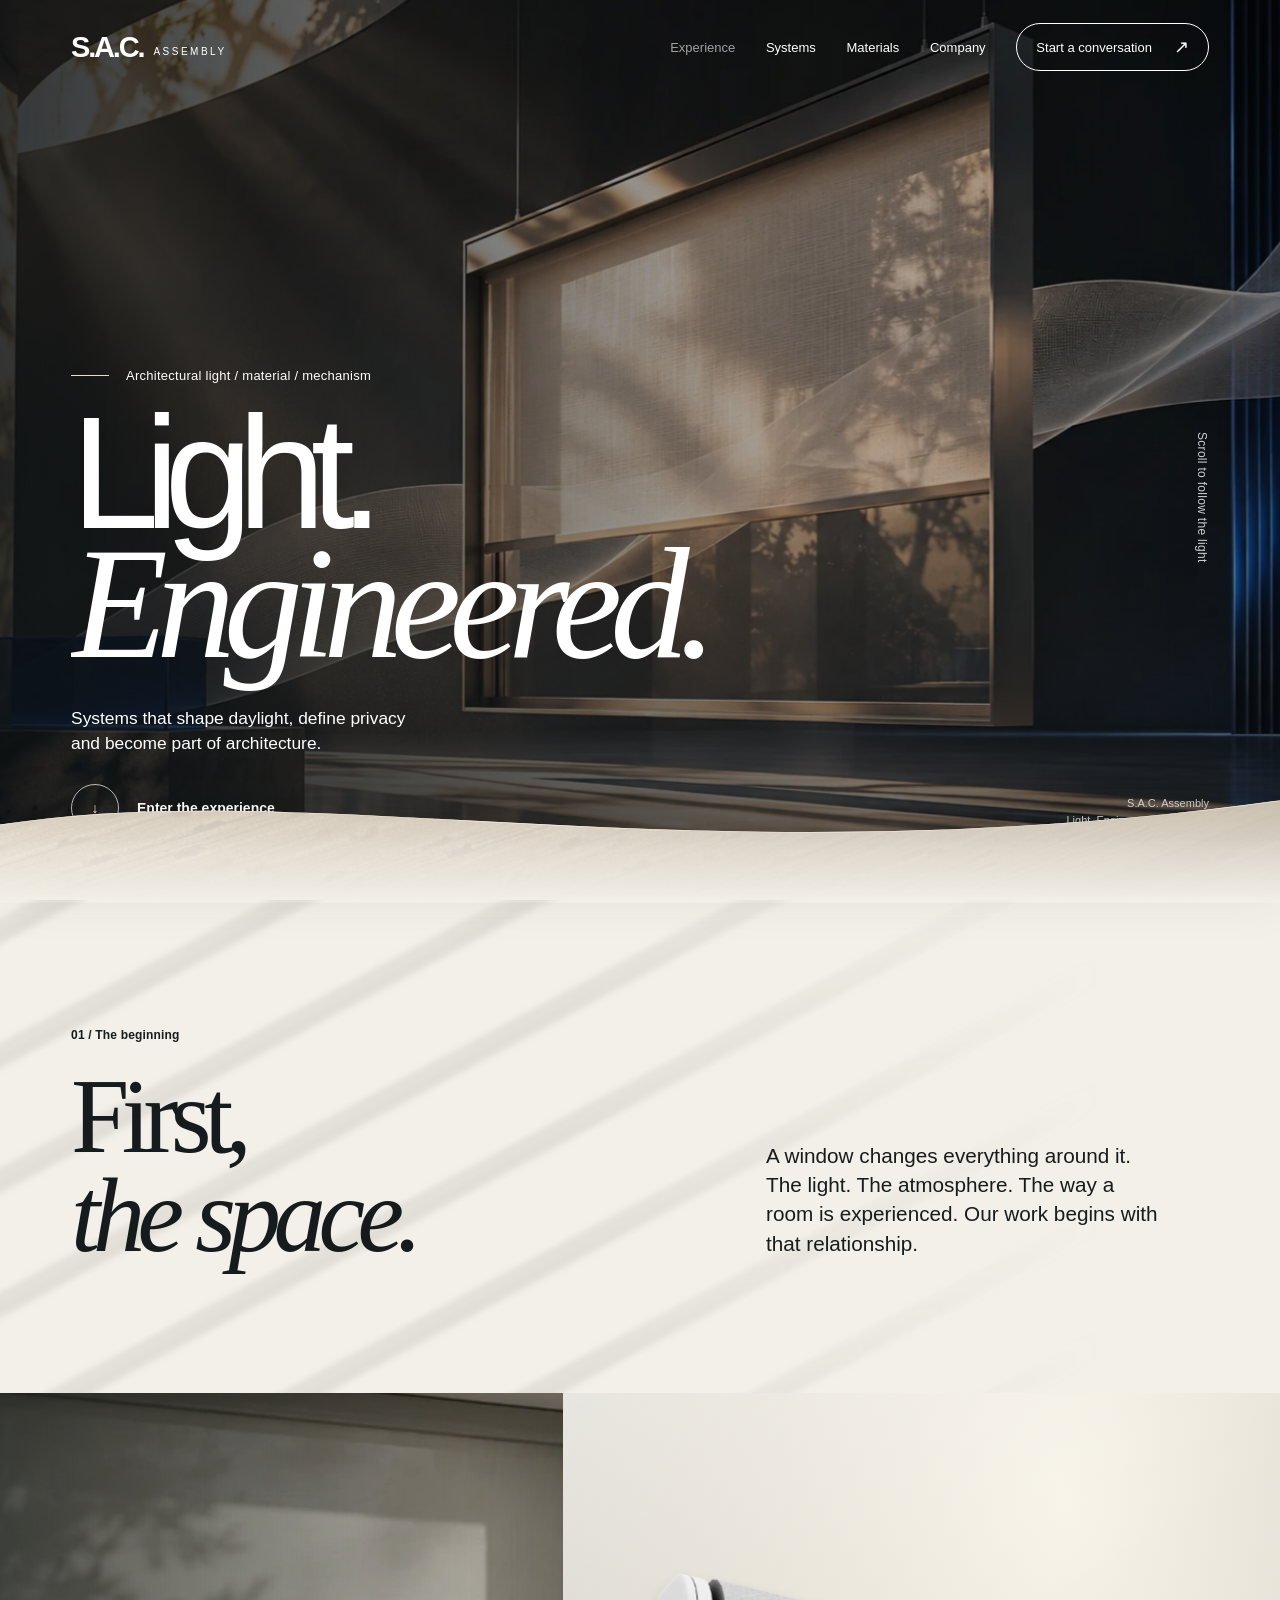
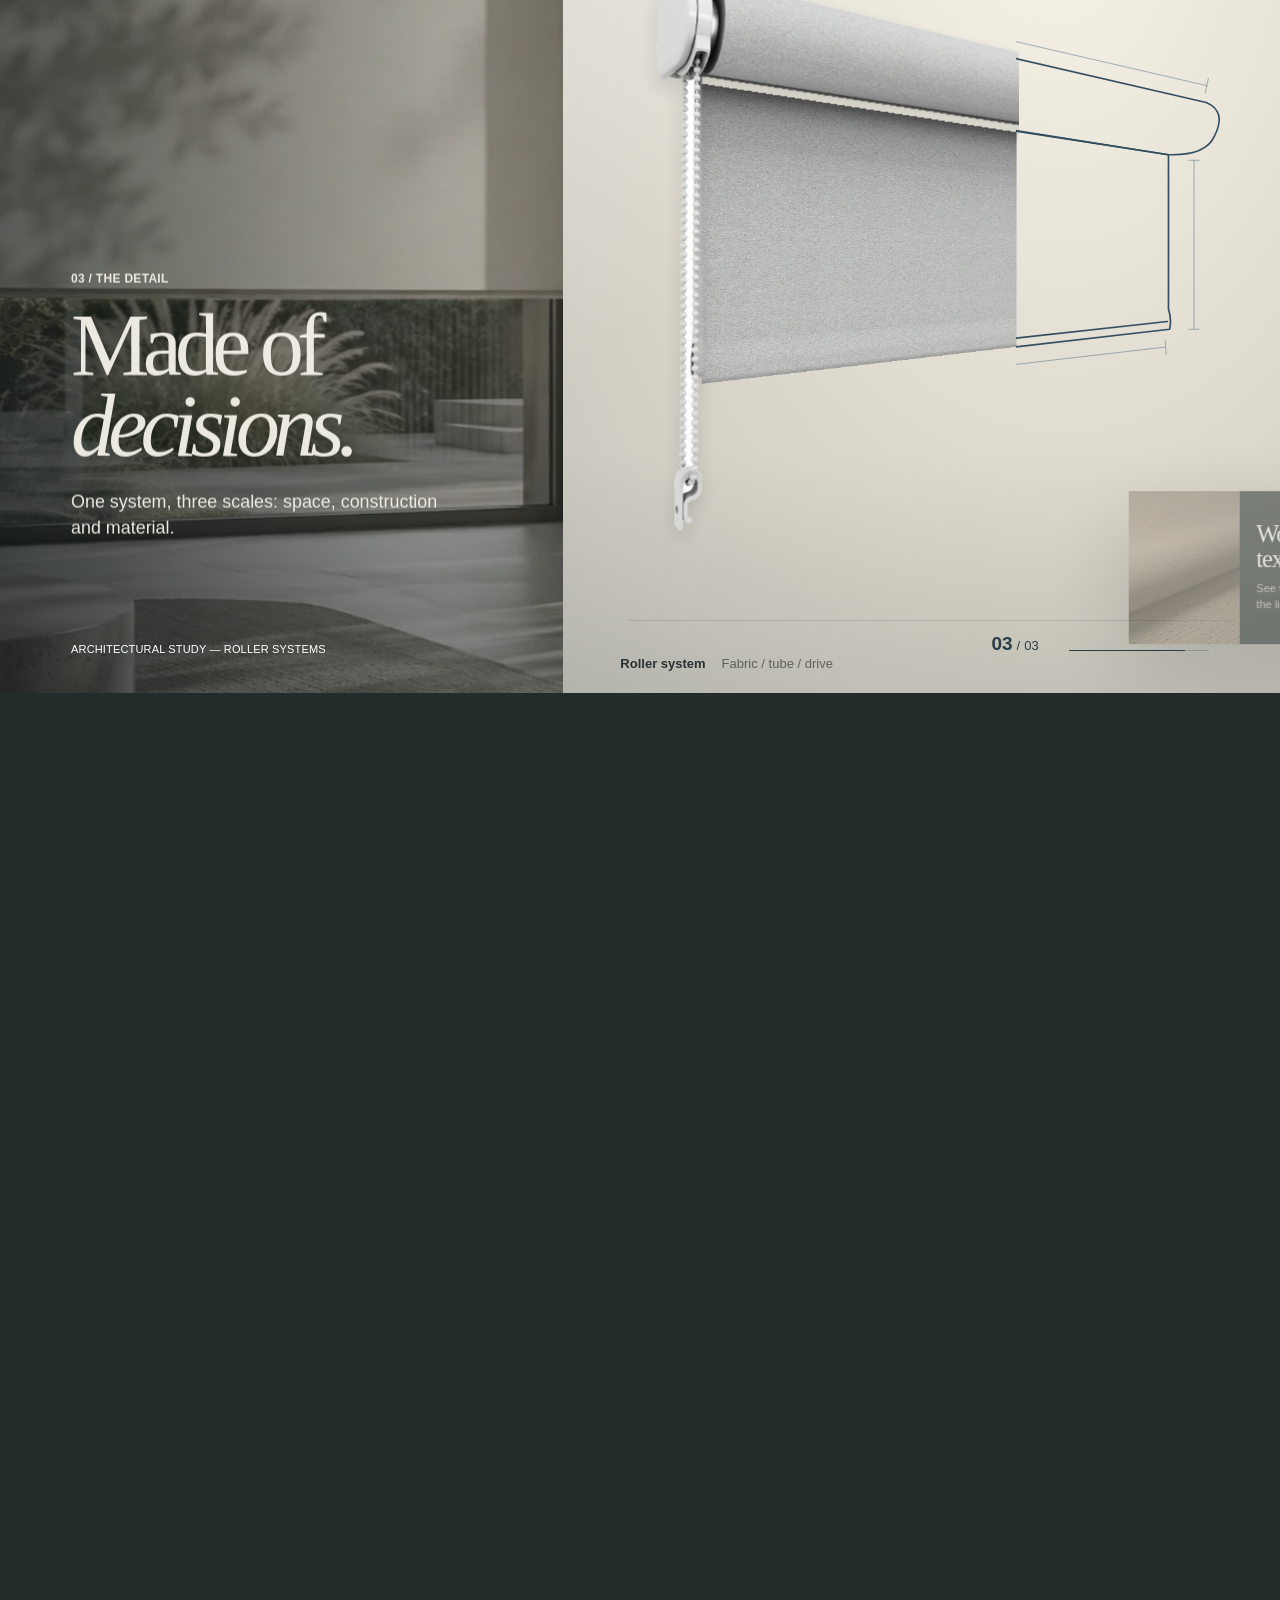
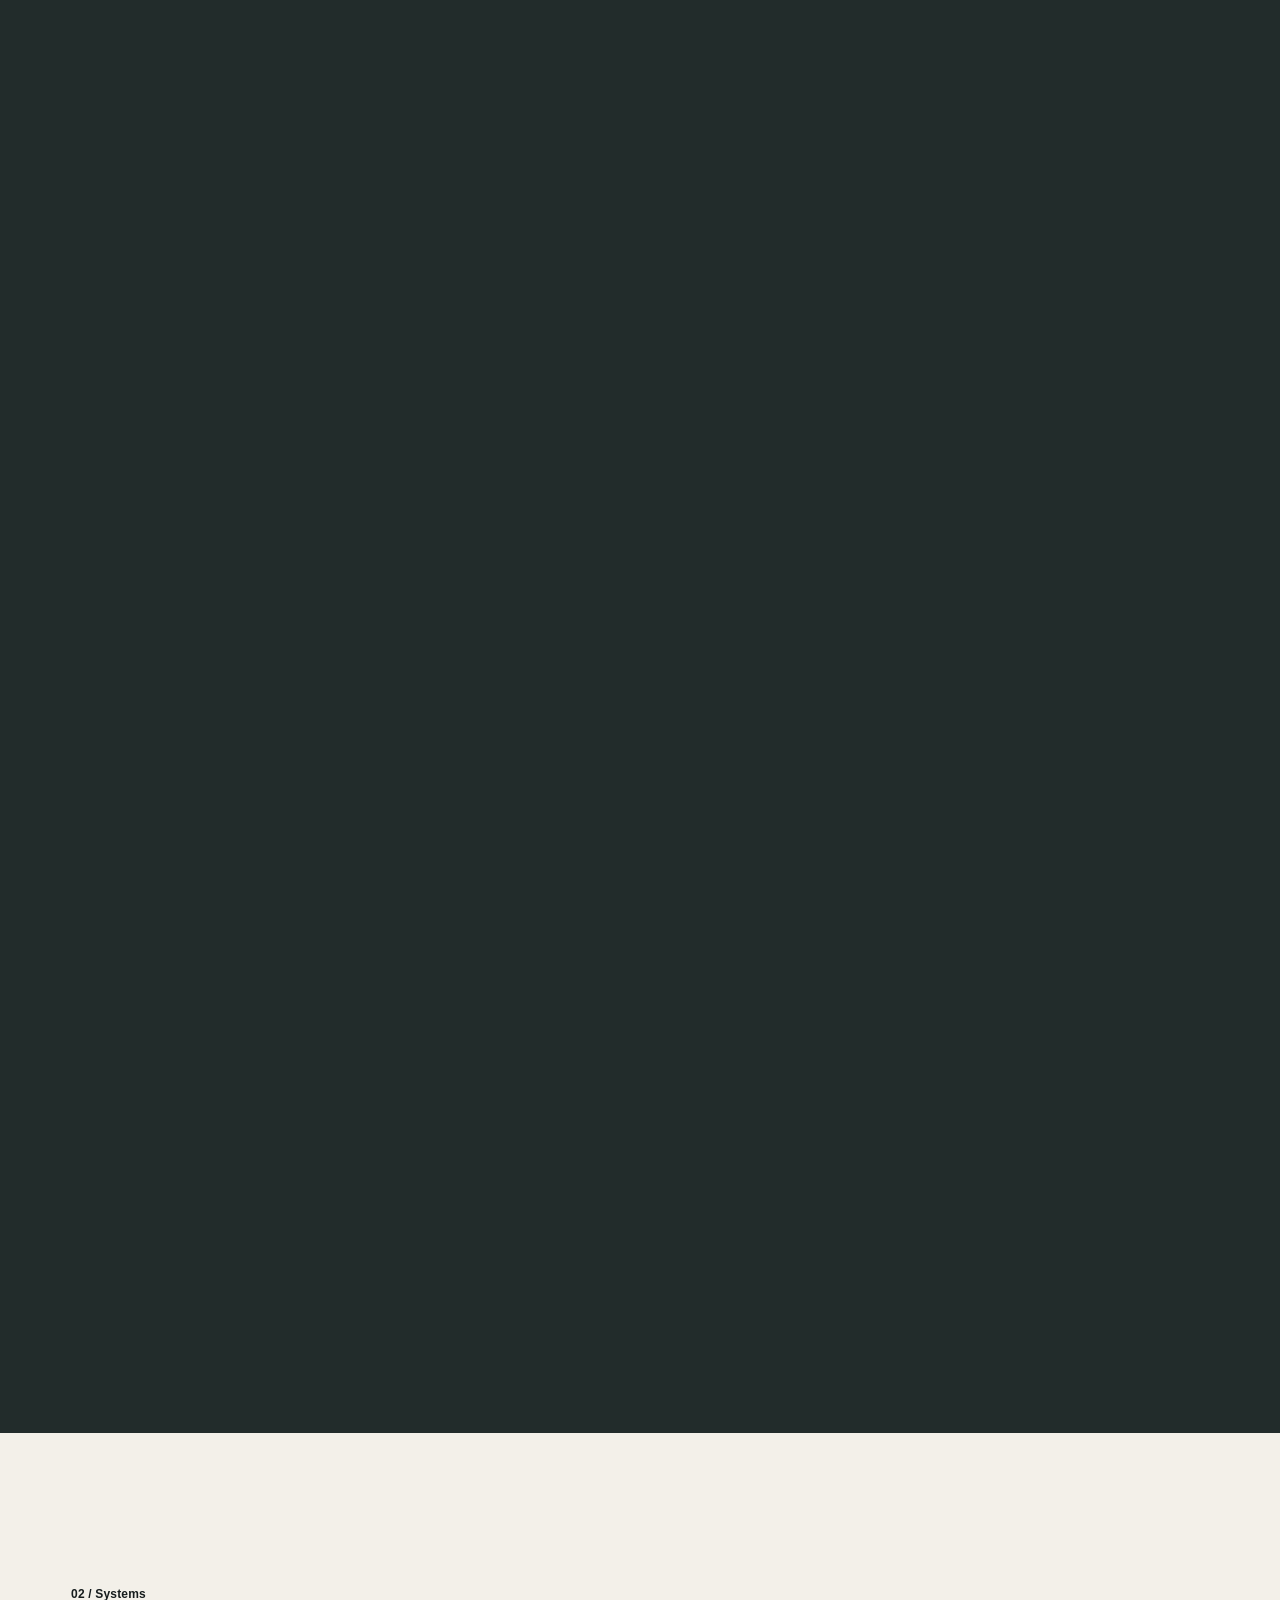
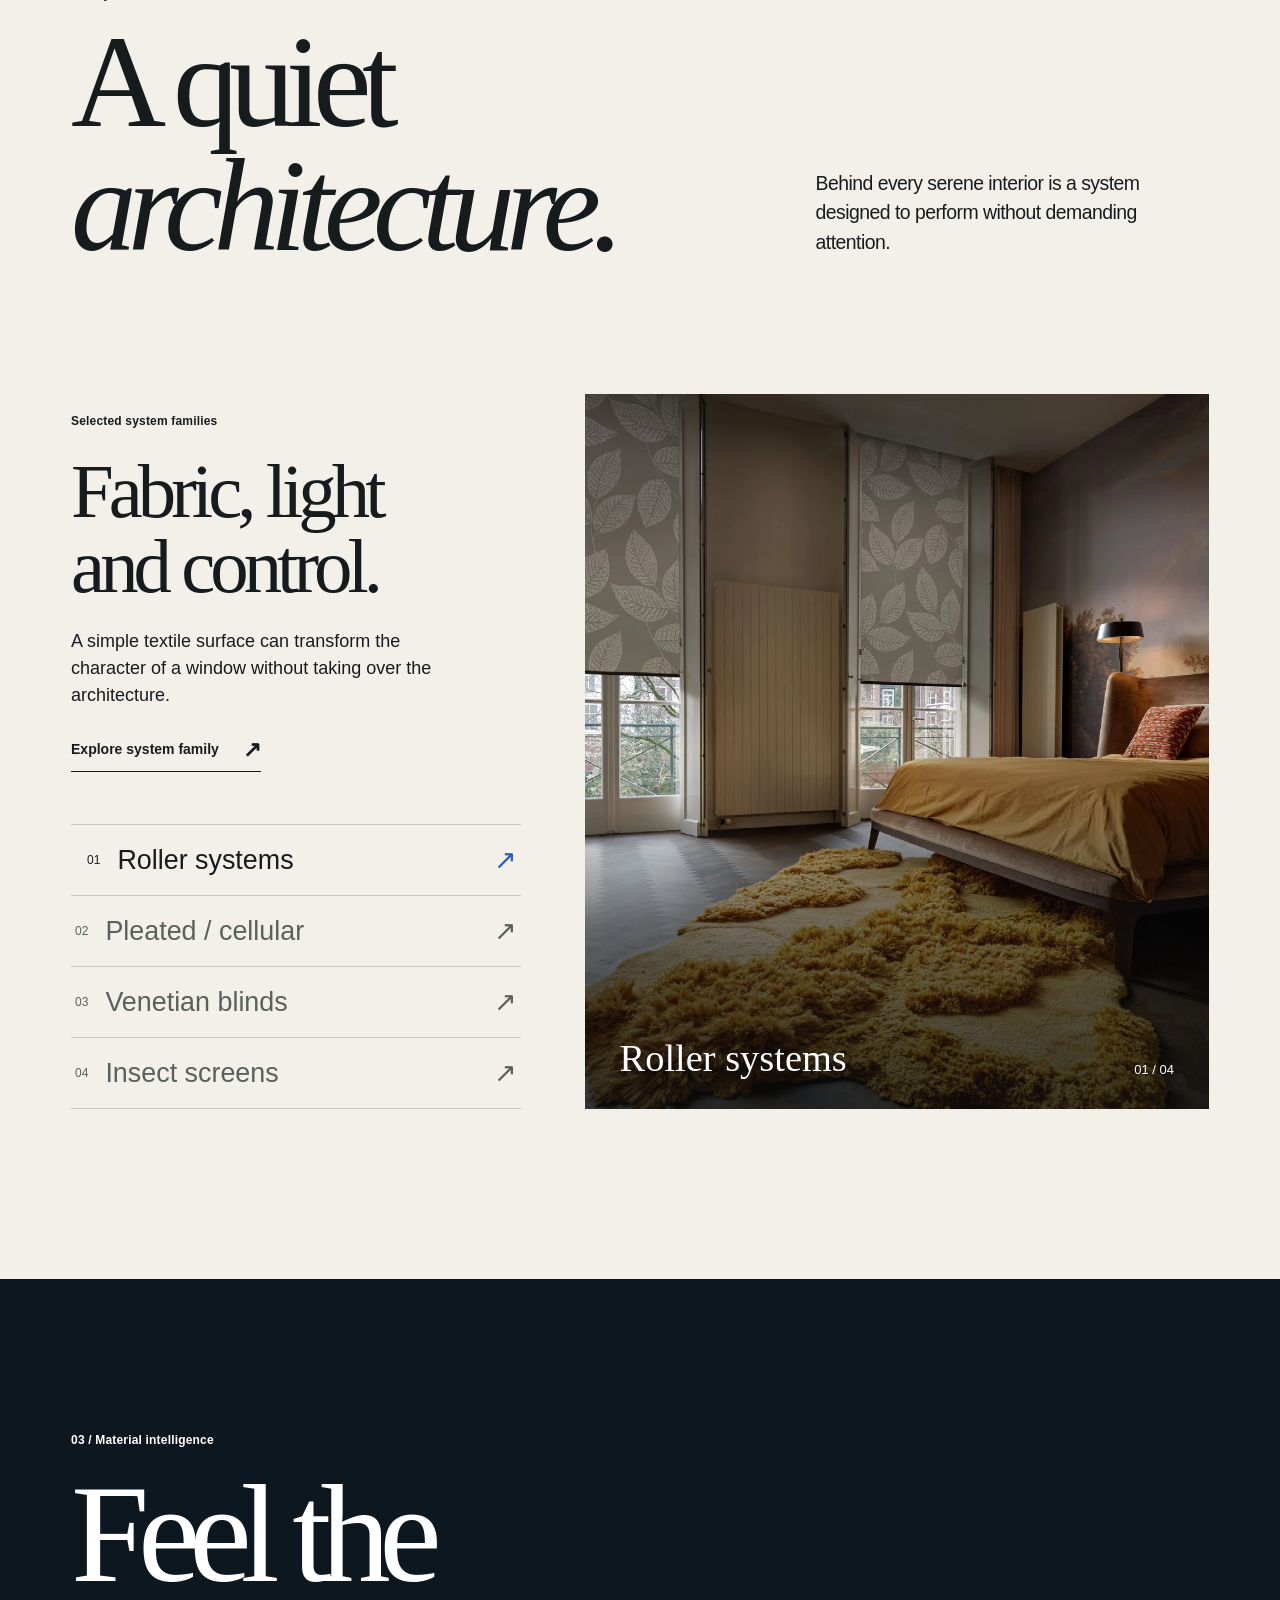
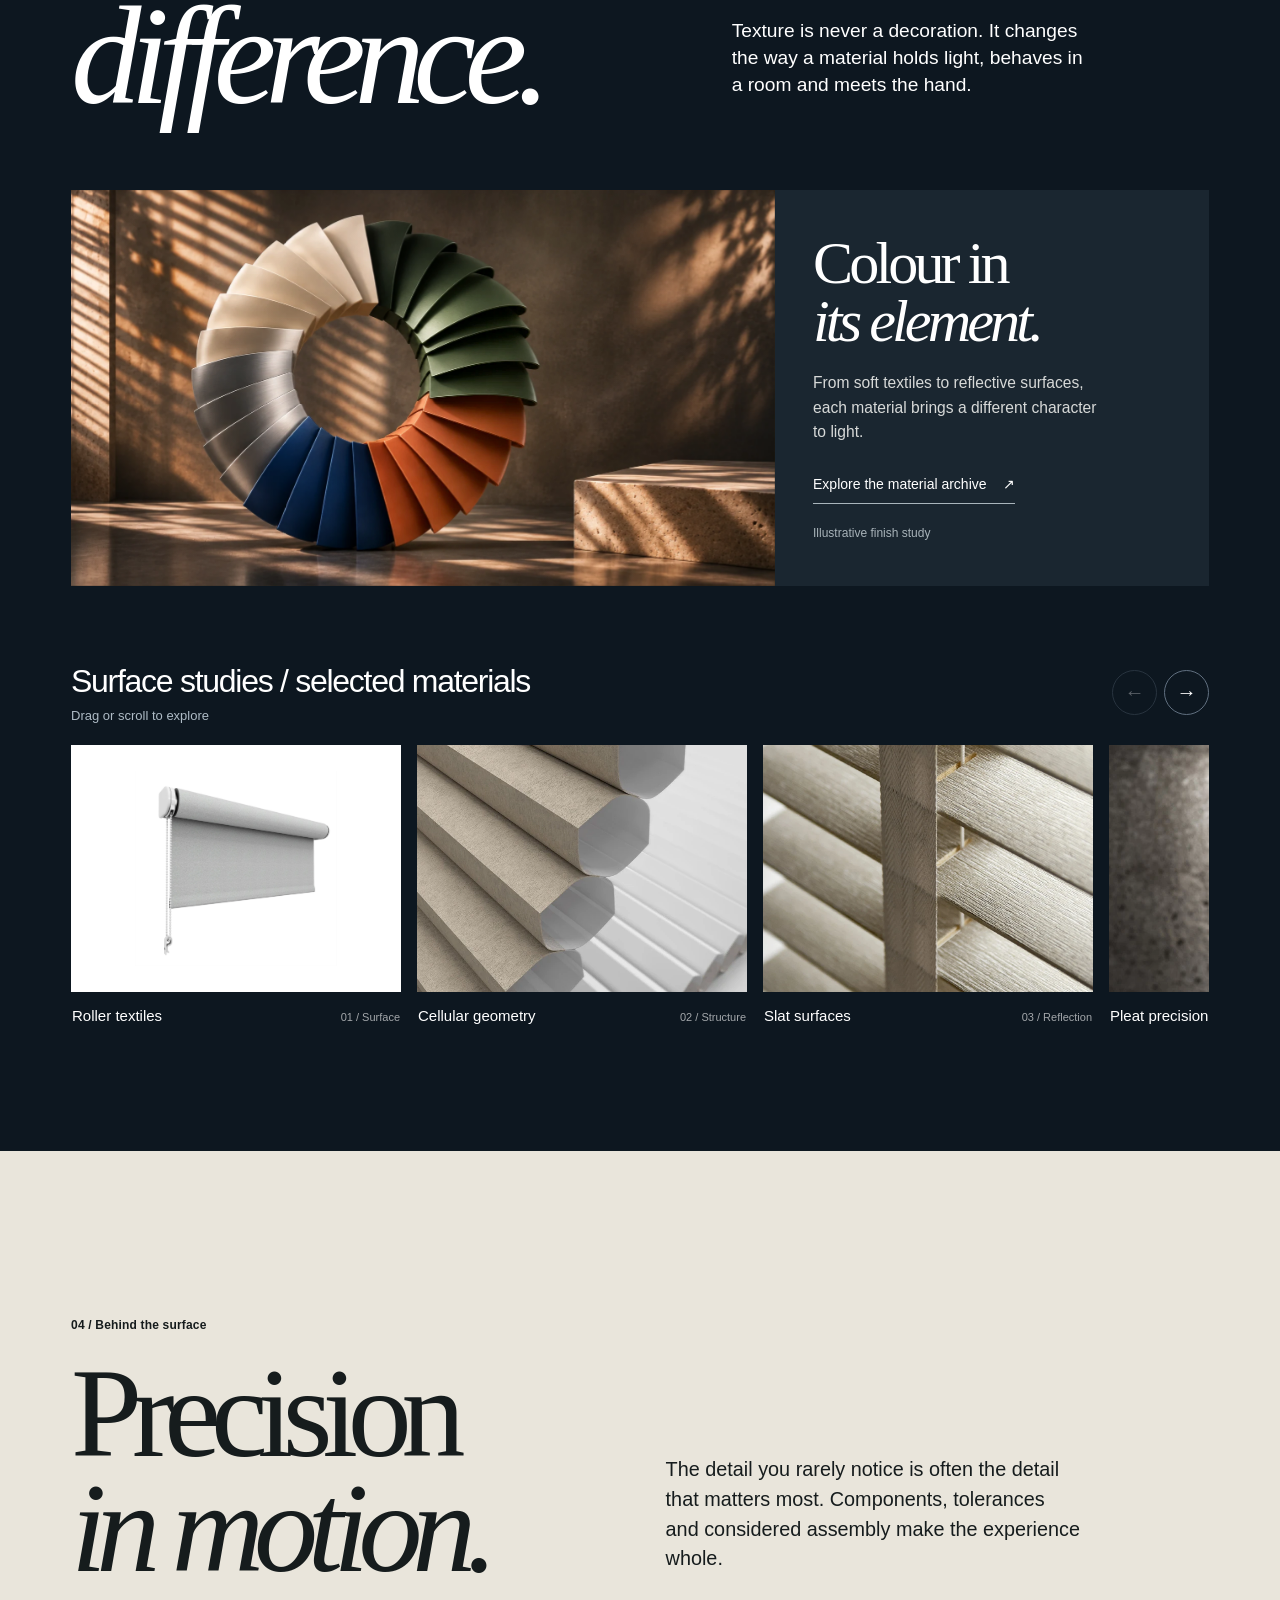
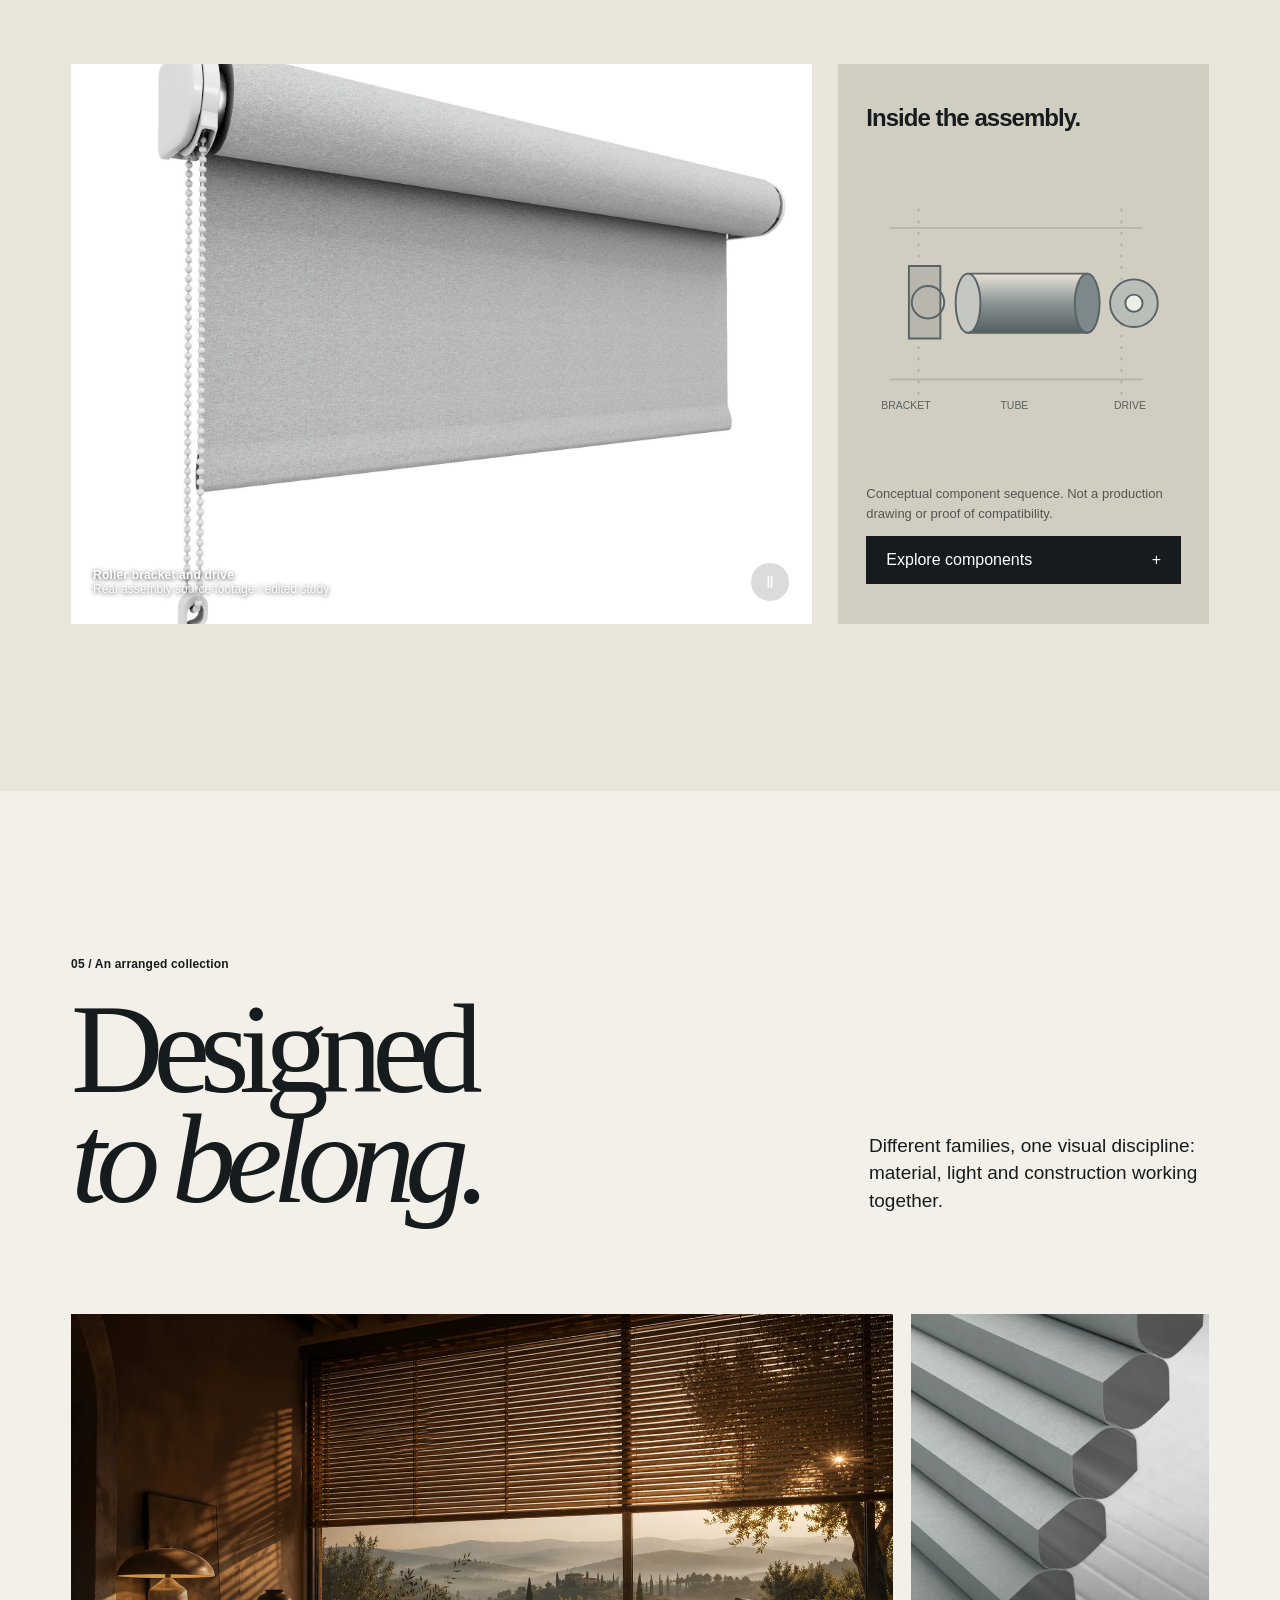
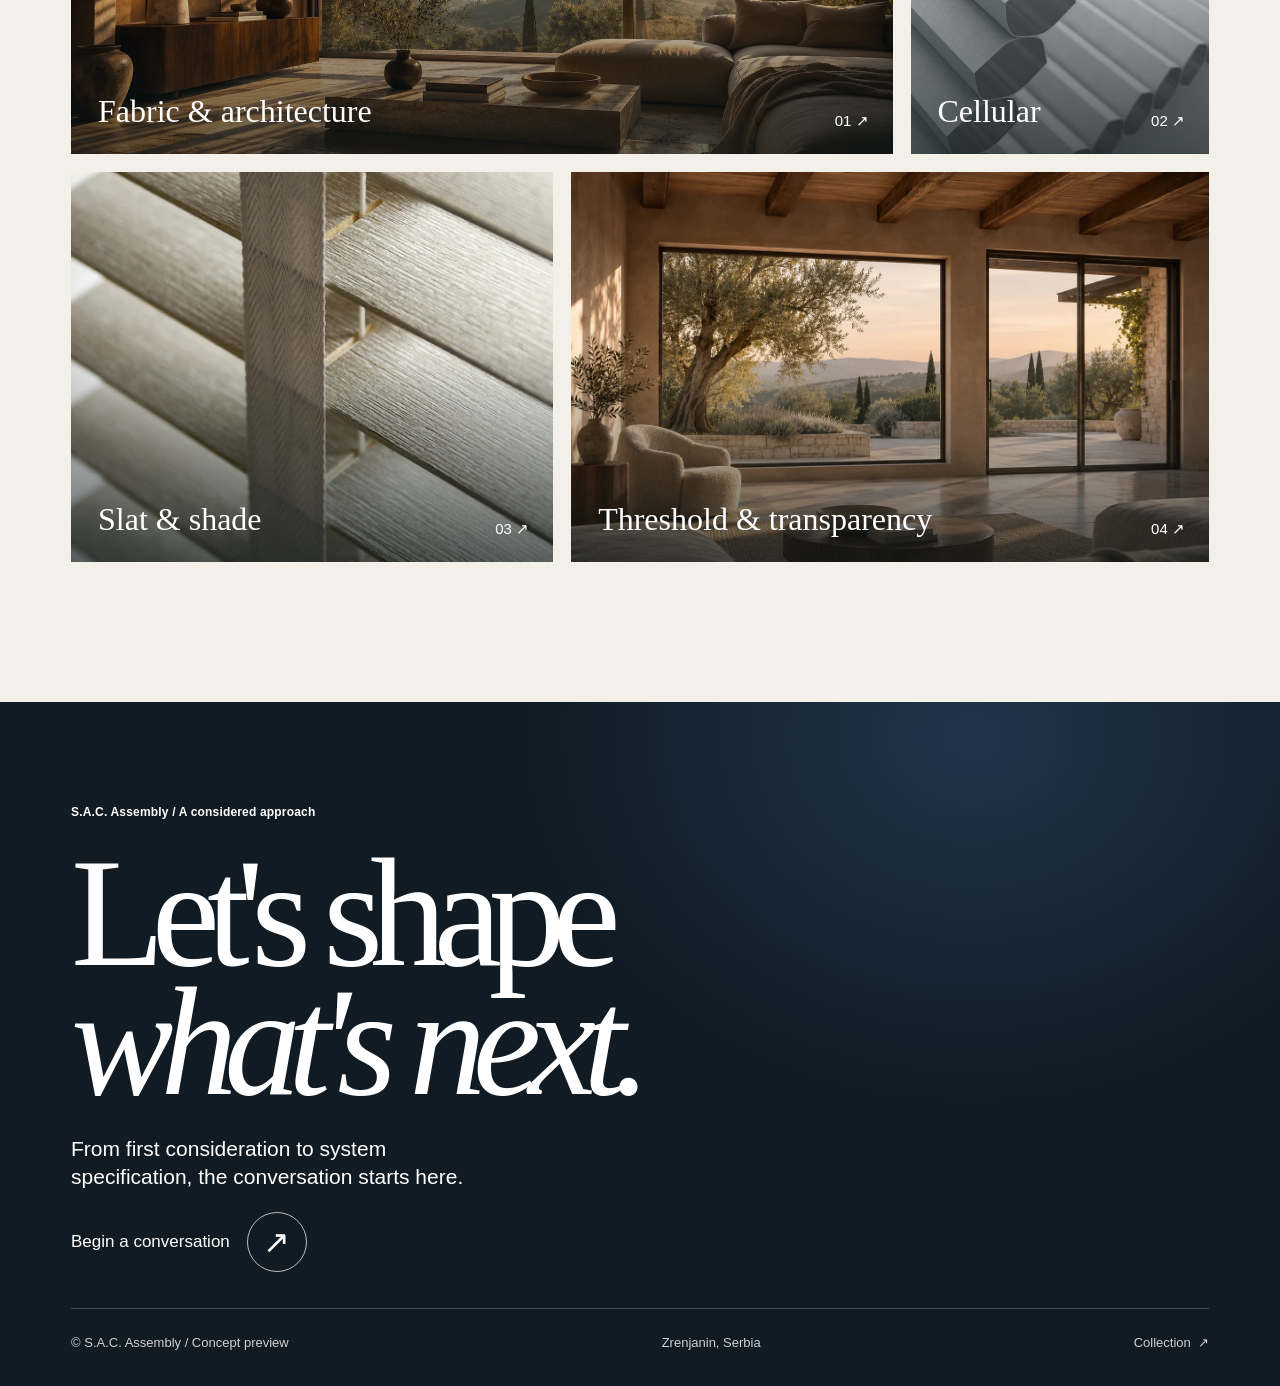
<file: index.html>
<!doctype html><html lang="en"><head><meta charset="utf-8"><meta name="viewport" content="width=device-width,initial-scale=1"><meta name="theme-color" content="#151d20"><meta name="description" content="S.A.C. Assembly — architectural shading, roller, pleated, Venetian and insect-screen system exploration."><title>Light, engineered — S.A.C. Assembly</title><link rel="stylesheet" href="styles.css"><link rel="stylesheet" href="scene-rework.css"><link rel="stylesheet" href="signature.css"><script defer src="app.js"></script><script defer src="signature.js"></script></head><body><a class="skip" href="#main">Skip to content</a><div class="scroll-meter" aria-hidden="true"><span></span></div><header class="site-header is-overlay"><a class="brand" href="index.html" aria-label="SAC Assembly home">S.A.C.<span>ASSEMBLY</span></a><nav class="site-nav" id="site-nav" aria-label="Main navigation"><a href="index.html" aria-current="page" >Experience</a><a href="collection.html" >Systems</a><a href="materials.html" >Materials</a><a href="company.html" >Company</a><a class="nav-action" href="contact.html">Start a conversation <i aria-hidden="true">↗</i></a></nav><button class="menu-toggle" aria-controls="site-nav" aria-expanded="false" aria-label="Open navigation">Menu</button></header><main id="main"><section class="hero" aria-labelledby="hero-title">
  <div class="hero-bg"><img src="assets/hero.webp" alt="Conceptual architectural shade installation in a dark gallery with flowing light"></div><div class="hero-entrance" aria-hidden="true"></div>
  <div class="hero-content"><div class="hero-kicker">Architectural light / material / mechanism</div><h1 id="hero-title"><span class="line"><span>Light.</span></span><span class="line"><span><em>Engineered.</em></span></span></h1><div class="hero-summary">Systems that shape daylight, define privacy and become part of architecture.</div><a href="#story" class="hero-cta"><span class="play-ring" aria-hidden="true">↓</span> Enter the experience</a></div>
  <div class="hero-prompt">Scroll to follow the light</div><div class="hero-meta">S.A.C. Assembly<br>Light, Engineered / Signature</div><div class="hero-credits">Architectural scene — conceptual CGI, not a verified product installation</div>
</section>
<section class="story-intro" id="story">
<div class="signature-cloth" aria-hidden="true"><svg viewBox="0 0 1440 180" preserveAspectRatio="none"><defs><linearGradient id="cloth-gradient" x1="0" y1="0" x2="0" y2="1"><stop stop-color="#cbbca8"/><stop offset=".62" stop-color="#eee8dc"/><stop offset="1" stop-color="#f3f0e9"/></linearGradient><linearGradient id="cloth-fade" x1="0" y1="0" x2="0" y2="1"><stop stop-color="white"/><stop offset=".55" stop-color="white"/><stop offset="1" stop-color="black"/></linearGradient><mask id="cloth-texture-mask"><rect width="1440" height="180" fill="url(#cloth-fade)"/></mask><clipPath id="cloth-clip"><path id="cloth-mask" d="M0 100 C360 15 780 135 1440 55 L1440 180 H0Z"/></clipPath></defs><g clip-path="url(#cloth-clip)"><rect width="1440" height="180" fill="url(#cloth-gradient)"/><image href="assets/macro-roller.webp" x="0" y="0" width="1440" height="180" preserveAspectRatio="xMidYMid slice" opacity=".12" mask="url(#cloth-texture-mask)"/><path id="cloth-edge" d="M0 100 C360 15 780 135 1440 55" fill="none" stroke="#faf5ed" stroke-opacity=".8" stroke-width="1.4"/></g></svg></div><div class="signature-shadow" aria-hidden="true"></div><div class="reveal"><div class="section-label">01 / The beginning</div><h2 class="display">First,<br><em>the space.</em></h2></div><p class="reveal">A window changes everything around it. The light. The atmosphere. The way a room is experienced. Our work begins with that relationship.</p></section>

<section class="story-stage scene-study" id="space-to-system" aria-label="Scroll-led architectural story: space, light and roller mechanism">
  <div class="sticky scene-stage">
    <!-- One continuous, related subject: the architectural opening, its roller shade, and the fabric surface. -->
    <div class="scene-architecture" role="img" aria-label="Architectural interior with roller shade integrated into a glazed opening">
      <img src="assets/quiet-room.webp" alt="" fetchpriority="low">
      <div class="scene-light" aria-hidden="true"></div>
    </div>
    <div class="scene-darkening" aria-hidden="true"></div>
    <div class="scene-studio" aria-hidden="true">
      <div class="scene-studio-glow"></div>
      <div class="scene-model"><img class="signature-static" src="assets/roller-isolated.webp" alt=""><div class="signature-physical"><img class="signature-fabric" src="assets/signature-roller-fabric.webp" alt=""><img class="signature-tube" src="assets/signature-roller-tube.webp" alt=""></div><img class="signature-outline" src="assets/signature-roller-outline.svg" alt=""></div>
      <div class="scene-studio-base"></div>
      <div class="scene-object-caption"><strong>Roller system</strong><span class="signature-model-note">Fabric / tube / drive</span></div>
      <div class="scene-object-measure scene-object-measure-top"><span>Complete surface assembly</span></div>
      <div class="scene-object-measure scene-object-measure-side"><span>Cross section / illustrative</span></div>
    </div>
    <div class="scene-closeup" aria-hidden="true">
      <div class="scene-closeup-image"><img src="assets/macro-roller.webp" alt=""></div>
      <div class="scene-closeup-copy"><small>02 / MATERIAL STUDY</small><strong>Woven texture</strong><span>See what holds the light.</span></div>
    </div>
    <div class="scene-drawing" aria-hidden="true">
      <svg viewBox="0 0 220 95" xmlns="http://www.w3.org/2000/svg">
        <path d="M19 70v-33c0-14 12-26 26-26h96c15 0 27 12 27 27v26" fill="none" stroke="currentColor" stroke-width="1.7"/>
        <path d="M25 41h137M27 54h133M45 11v55M140 11v55M20 80h148M20 74v13M168 74v13" fill="none" stroke="currentColor" stroke-width=".9" opacity=".7"/>
        <path d="m13 80 11-4v8zm161 0-11-4v8z" fill="currentColor" opacity=".65"/>
        <path d="M171 26h39M171 47h39M180 25v22" stroke="currentColor" stroke-width=".7" fill="none" opacity=".5"/>
      </svg>
      <span>Form study<br>Not to scale</span>
    </div>
    <div class="scene-editorial" aria-live="off">
      <div class="scene-narrative is-first" style="--visible:1">
        <div class="scene-eyebrow">01 / THE SETTING</div>
        <h2>Space,<br><em>in light.</em></h2>
        <p>Watch how one surface changes the whole atmosphere of a room.</p>
      </div>
      <div class="scene-narrative is-second" style="--visible:0">
        <div class="scene-eyebrow">02 / THE INTERVENTION</div>
        <h2>A quiet<br><em>mechanism.</em></h2>
        <p>From a complete architectural opening to the object that controls the daylight.</p>
      </div>
      <div class="scene-narrative is-third" style="--visible:0">
        <div class="scene-eyebrow">03 / THE DETAIL</div>
        <h2>Made of<br><em>decisions.</em></h2>
        <p>One system, three scales: space, construction and material.</p>
      </div>
    </div>
    <div class="scene-progress" aria-hidden="true"><span class="scene-progress-fill"></span></div>
    <div class="scene-footer" aria-hidden="true"><span>ARCHITECTURAL STUDY — ROLLER SYSTEMS</span><span><strong class="scene-index">01</strong> / 03</span></div>
  </div>
</section>
<section class="systems" id="systems"><div class="systems-top"><div class="reveal"><div class="section-label">02 / Systems</div><h2 class="display">A quiet<br><em>architecture.</em></h2></div><p class="text-lead reveal">Behind every serene interior is a system designed to perform without demanding attention.</p></div>
<div class="systems-display"><div class="systems-aside"><div class="reveal"><div class="section-label">Selected system families</div><h3 class="system-aside-title">Fabric, light<br>and control.</h3><p class="system-aside-text">A simple textile surface can transform the character of a window without taking over the architecture.</p><a href="collection.html?filter=Roller" class="text-arrow system-cta">Explore system family <span>↗</span></a></div><div class="section-index">SELECT TO EXPLORE</div><div class="system-selector" role="group" aria-label="System families"><button class="system-row is-active" data-system="roller" data-title="Roller systems" data-number="01 / 04" data-filter="Roller" data-statement="Fabric, light and control." data-description="A simple textile surface can transform the character of a window without taking over the architecture." aria-pressed="true"><small>01</small>Roller systems<span>↗</span></button><button class="system-row" data-system="pleated" data-title="Pleated systems" data-number="02 / 04" data-filter="Pleated" data-statement="Structure in every fold." data-description="Pleated and cellular textiles introduce rhythm and subtle depth through their geometry." aria-pressed="false"><small>02</small>Pleated / cellular<span>↗</span></button><button class="system-row" data-system="venetian" data-title="Venetian systems" data-number="03 / 04" data-filter="Venetian" data-statement="Light, precisely angled." data-description="A moving sequence of slats shapes reflections and shadows as the conditions outside change." aria-pressed="false"><small>03</small>Venetian blinds<span>↗</span></button><button class="system-row" data-system="screen" data-title="Insect screens" data-number="04 / 04" data-filter="Screens" data-statement="An almost invisible layer." data-description="Mesh and frame work together at the threshold between a protected interior and the outdoors." aria-pressed="false"><small>04</small>Insect screens<span>↗</span></button></div></div>
<div class="system-visual" aria-live="polite"><img src="assets/photo-roller-room.webp" class="is-active" data-system="roller" alt="Roller blind in a furnished room"><img src="assets/photo-pleated-room.webp" data-system="pleated" alt="Pleated blinds in a bright living space"><img src="assets/photo-venetian-room.webp" data-system="venetian" alt="Venetian blinds over a tall window"><img src="assets/courtyard.webp" data-system="screen" alt="Interior facing an exterior courtyard"><div class="system-vis-meta"><strong>Roller systems</strong><span class="system-num">01 / 04</span></div></div></div>
</section>
<section class="material-chapter" id="material-studies">
  <div class="material-top"><div class="reveal"><div class="section-label">03 / Material intelligence</div><h2>Feel the<br><em>difference.</em></h2></div><p class="reveal">Texture is never a decoration. It changes the way a material holds light, behaves in a room and meets the hand.</p></div>
  <div class="material-hero reveal">
    <figure class="material-feature-image"><img src="assets/slat-study.webp" width="1672" height="941" alt="Conceptual study of curved slat samples in five finishes under warm architectural light" loading="lazy"><div class="signature-light" aria-hidden="true"></div></figure>
    <div class="material-hero-text"><h3>Colour in<br><em>its element.</em></h3><p>From soft textiles to reflective surfaces, each material brings a different character to light.</p><a class="material-feature-link" href="materials.html">Explore the material archive <span aria-hidden="true">↗</span></a><small>Illustrative finish study</small></div>
  </div>
  <div class="material-rail-head"><div><h3>Surface studies / selected materials</h3><p class="rail-hint">Drag or scroll to explore</p></div><div class="rail-controls"><button type="button" data-direction="prev" aria-label="Previous surface" aria-controls="surface-rail">←</button><button type="button" data-direction="next" aria-label="Next surface" aria-controls="surface-rail">→</button></div></div>
  <div class="material-rail" id="surface-rail" tabindex="0" role="region" aria-label="Scrollable surface studies. Use arrow keys, mouse wheel, drag or swipe.">
    <a href="materials.html?family=Roller%20textiles" class="sample"><figure class="sample-product"><img loading="lazy" draggable="false" src="assets/product-roller.webp" alt="Roller blind showing the textile surface and tube"></figure><div class="sample-name">Roller textiles <small>01 / Surface</small></div></a>
    <a href="materials.html?family=Pleated%20%26%20cellular" class="sample"><figure><img loading="lazy" draggable="false" src="assets/macro-honeycomb.webp" alt="Cellular honeycomb structure"></figure><div class="sample-name">Cellular geometry <small>02 / Structure</small></div></a>
    <a href="materials.html?family=Wood%20%26%20slats" class="sample"><figure><img loading="lazy" draggable="false" src="assets/macro-venetian.webp" alt="Venetian slat finish in close-up"></figure><div class="sample-name">Slat surfaces <small>03 / Reflection</small></div></a>
    <a href="materials.html?family=Pleated%20%26%20cellular" class="sample"><figure><img loading="lazy" draggable="false" src="assets/macro-pleated.webp" alt="Pleated fabric macro"></figure><div class="sample-name">Pleat precision <small>04 / Form</small></div></a>
    <a href="materials.html?family=Mesh" class="sample"><figure><img loading="lazy" draggable="false" src="assets/screen-detail.webp" alt="Mesh screen study at an architectural opening"></figure><div class="sample-name">Screen mesh <small>05 / Transparency</small></div></a>
  </div>
</section>
<section class="engineering" id="engineering"><div class="engineering-intro"><div class="reveal"><div class="section-label">04 / Behind the surface</div><h2>Precision<br><em>in motion.</em></h2></div><p class="reveal">The detail you rarely notice is often the detail that matters most. Components, tolerances and considered assembly make the experience whole.</p></div><div class="engineering-film"><div class="film-wrap reveal"><video src="assets/roller-assembly-study.mp4" muted loop playsinline preload="metadata" poster="assets/product-roller.webp" aria-label="Roller bracket and drive assembly study"></video><div class="film-caption"><div><div class="section-label">Roller bracket and drive</div><div style="font-size:12px;opacity:.88">Real assembly source footage / edited study</div></div><button type="button" aria-label="Pause film">Ⅱ</button></div></div><div class="engineering-diagram reveal"><h3>Inside the assembly.</h3><svg viewBox="0 0 330 245" role="img" aria-label="Simplified conceptual exploded diagram showing roller tube, bracket and end cap"><defs><linearGradient id="steel" x1="0" y1="0" x2="0" y2="1"><stop stop-color="#e8e3d8"/><stop offset=".5" stop-color="#899394"/><stop offset="1" stop-color="#565f60"/></linearGradient></defs><g fill="none" stroke="#394646" stroke-width="2"><path d="M25 45L290 45M25 204L290 204" opacity=".18"/><path d="M55 25L55 220M268 25L268 220" stroke-dasharray="3 9" opacity=".22"/></g><g class="moving move-left"><path d="M45 85h33v76H45z" fill="#b9b7ad" stroke="#586367" stroke-width="2"/><circle cx="65" cy="123" r="17" fill="none" stroke="#586367" stroke-width="2"/></g><g class="moving move-center"><path d="M107 93h125v62H107z" fill="url(#steel)" stroke="#586367" stroke-width="2"/><ellipse cx="107" cy="124" rx="13" ry="31" fill="#c4c7c2" stroke="#586367" stroke-width="2"/><ellipse cx="232" cy="124" rx="13" ry="31" fill="#7c8889" stroke="#586367" stroke-width="2"/></g><g class="moving move-right"><circle cx="281" cy="124" r="25" fill="#b9beb9" stroke="#586367" stroke-width="2"/><circle cx="281" cy="124" r="9" fill="#eef0e7" stroke="#586367" stroke-width="2"/></g><g fill="#59605c" font-size="11" font-family="Arial"><text x="16" y="235">BRACKET</text><text x="141" y="235">TUBE</text><text x="260" y="235">DRIVE</text></g></svg><div><p>Conceptual component sequence. Not a production drawing or proof of compatibility.</p><button class="diagram-toggle" aria-pressed="false">Explore components <span>+</span></button></div></div></div></section>
<section class="archive" id="archive"><div class="archive-intro"><div class="reveal"><div class="section-label">05 / An arranged collection</div><h2>Designed<br><em>to belong.</em></h2></div><p class="reveal">Different families, one visual discipline: material, light and construction working together.</p></div><div class="archive-grid"><a class="archive-tile reveal" href="collection.html?filter=Roller"><img loading="lazy" src="assets/light-room.webp" alt="Roller shade in sunlit architecture"><div><strong>Fabric &amp; architecture</strong><span>01 ↗</span></div></a><a class="archive-tile reveal" href="collection.html?filter=Pleated"><img loading="lazy" src="assets/macro-honeycomb-gray.webp" alt="Cellular blind detailed folds"><div><strong>Cellular</strong><span>02 ↗</span></div></a><a class="archive-tile reveal" href="collection.html?filter=Venetian"><img loading="lazy" src="assets/macro-venetian.webp" alt="Close-up of Venetian slats"><div><strong>Slat &amp; shade</strong><span>03 ↗</span></div></a><a class="archive-tile reveal" href="collection.html?filter=Screens"><img loading="lazy" src="assets/courtyard.webp" alt="A large terrace opening looking out to a landscaped courtyard"><div><strong>Threshold &amp; transparency</strong><span>04 ↗</span></div></a></div></section>
<footer class="footer-cta"><div><div class="section-label">S.A.C. Assembly / A considered approach</div><h2>Let's shape<br><em>what's next.</em></h2><p>From first consideration to system specification, the conversation starts here.</p><a href="contact.html" class="foot-action">Begin a conversation <b aria-hidden="true">↗</b></a></div><div class="footer-bottom"><span>© S.A.C. Assembly / Concept preview</span><span>Zrenjanin, Serbia</span><a href="collection.html">Collection &nbsp;↗</a></div></footer></main></body></html>
</file>
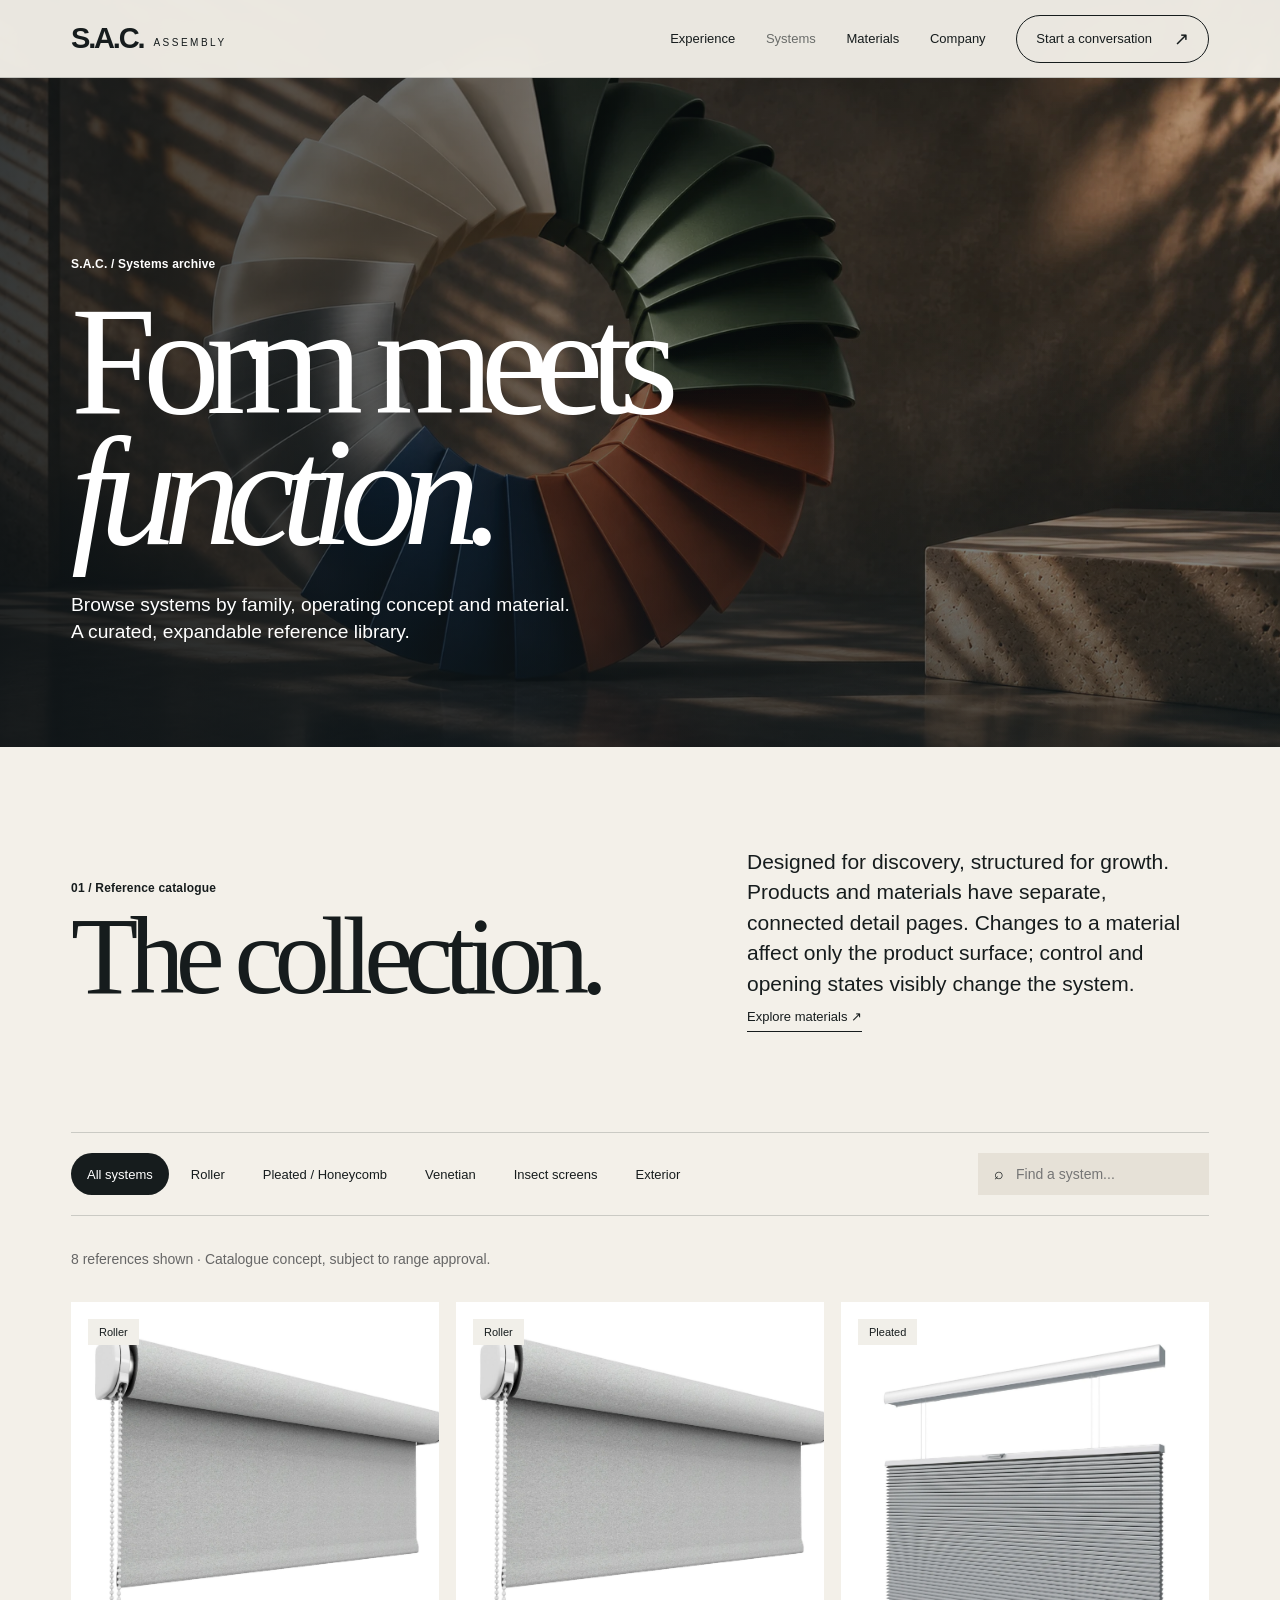
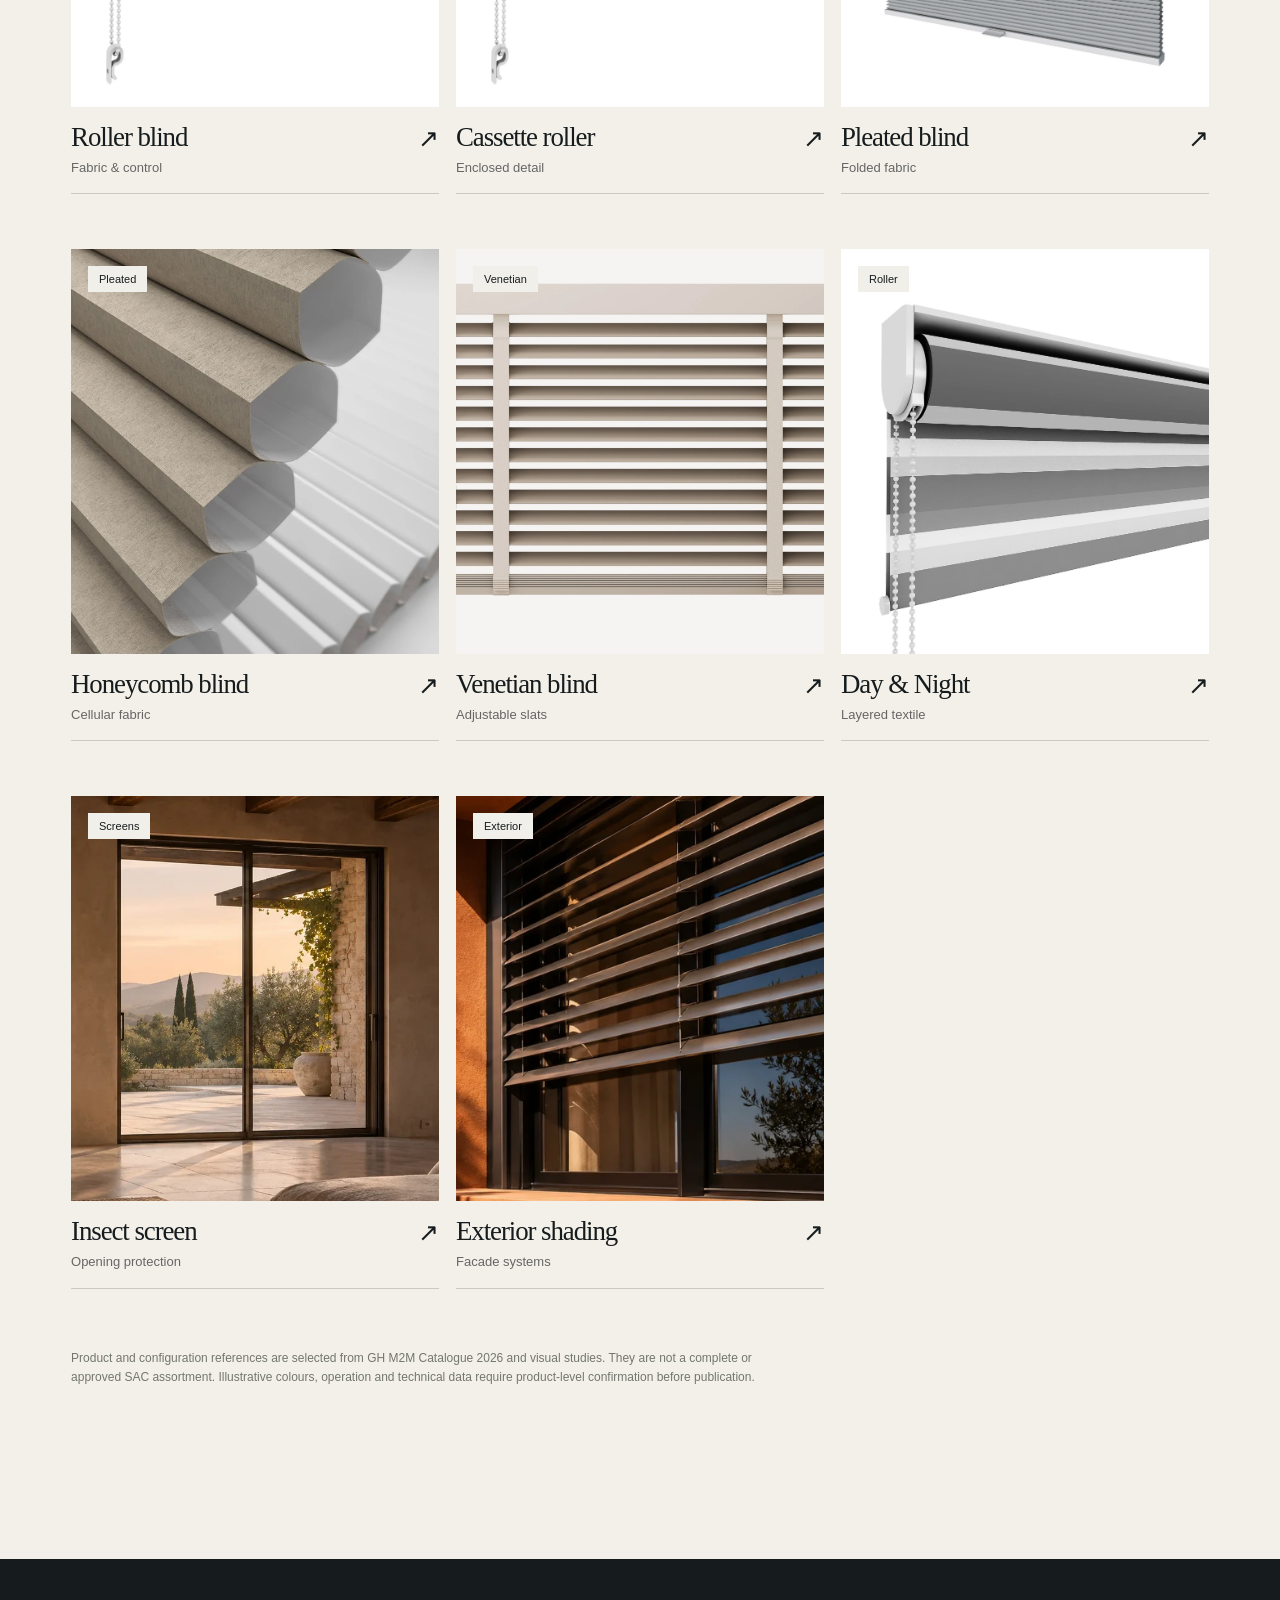
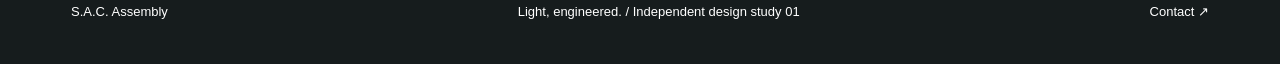
<file: collection.html>
<!doctype html><html lang="en"><head><meta charset="utf-8"><meta name="viewport" content="width=device-width,initial-scale=1"><meta name="theme-color" content="#151d20"><meta name="description" content="S.A.C. Assembly — architectural shading, roller, pleated, Venetian and insect-screen system exploration."><title>Collection — S.A.C. Assembly</title><link rel="stylesheet" href="styles.css"><script defer src="app.js"></script><link rel="stylesheet" href="studio.css"></head><body><a class="skip" href="#main">Skip to content</a><div class="scroll-meter" aria-hidden="true"><span></span></div><header class="site-header is-solid"><a class="brand" href="index.html" aria-label="SAC Assembly home">S.A.C.<span>ASSEMBLY</span></a><nav class="site-nav" id="site-nav" aria-label="Main navigation"><a href="index.html" >Experience</a><a href="collection.html" aria-current="page" >Systems</a><a href="materials.html" >Materials</a><a href="company.html" >Company</a><a class="nav-action" href="contact.html">Start a conversation <i aria-hidden="true">↗</i></a></nav><button class="menu-toggle" aria-controls="site-nav" aria-expanded="false" aria-label="Open navigation">Menu</button></header><main id="main"><section class="page-hero"><img src="assets/slat-study.webp" alt="Sculptural study of aluminium slats in light and shadow"><div class="inside"><div class="section-label">S.A.C. / Systems archive</div><h1>Form meets<br><em>function.</em></h1><p>Browse systems by family, operating concept and material. A curated, expandable reference library.</p></div></section><section class="page-padding"><div class="split-intro"><div><div class="section-label">01 / Reference catalogue</div><h2 class="page-title">The collection.</h2></div><p>Designed for discovery, structured for growth. Products and materials have separate, connected detail pages. Changes to a material affect only the product surface; control and opening states visibly change the system. <a href="materials.html" class="studio-sub-link">Explore materials ↗</a></p></div><div class="catalog-controls"><div class="filter-list" role="group" aria-label="Filter systems"><button data-filter="All" class="is-active" aria-pressed="true">All systems</button><button data-filter="Roller" aria-pressed="false">Roller</button><button data-filter="Pleated" aria-pressed="false">Pleated / Honeycomb</button><button data-filter="Venetian" aria-pressed="false">Venetian</button><button data-filter="Screens" aria-pressed="false">Insect screens</button><button data-filter="Exterior" aria-pressed="false">Exterior</button></div><label class="search-box" aria-label="Search systems"><span>⌕</span><input id="catalog-search" type="search" placeholder="Find a system..."></label></div><div class="catalog-meta" id="catalog-count" aria-live="polite"></div><div class="catalog-grid" id="catalog-grid" aria-live="polite"></div><p class="small-note" style="margin-top:60px;max-width:730px">Product and configuration references are selected from GH M2M Catalogue 2026 and visual studies. They are not a complete or approved SAC assortment. Illustrative colours, operation and technical data require product-level confirmation before publication.</p></section></main><footer class="mini-footer"><a href="index.html">S.A.C. Assembly</a><span>Light, engineered. / Independent design study 01</span><a href="contact.html">Contact ↗</a></footer></body></html>
</file>
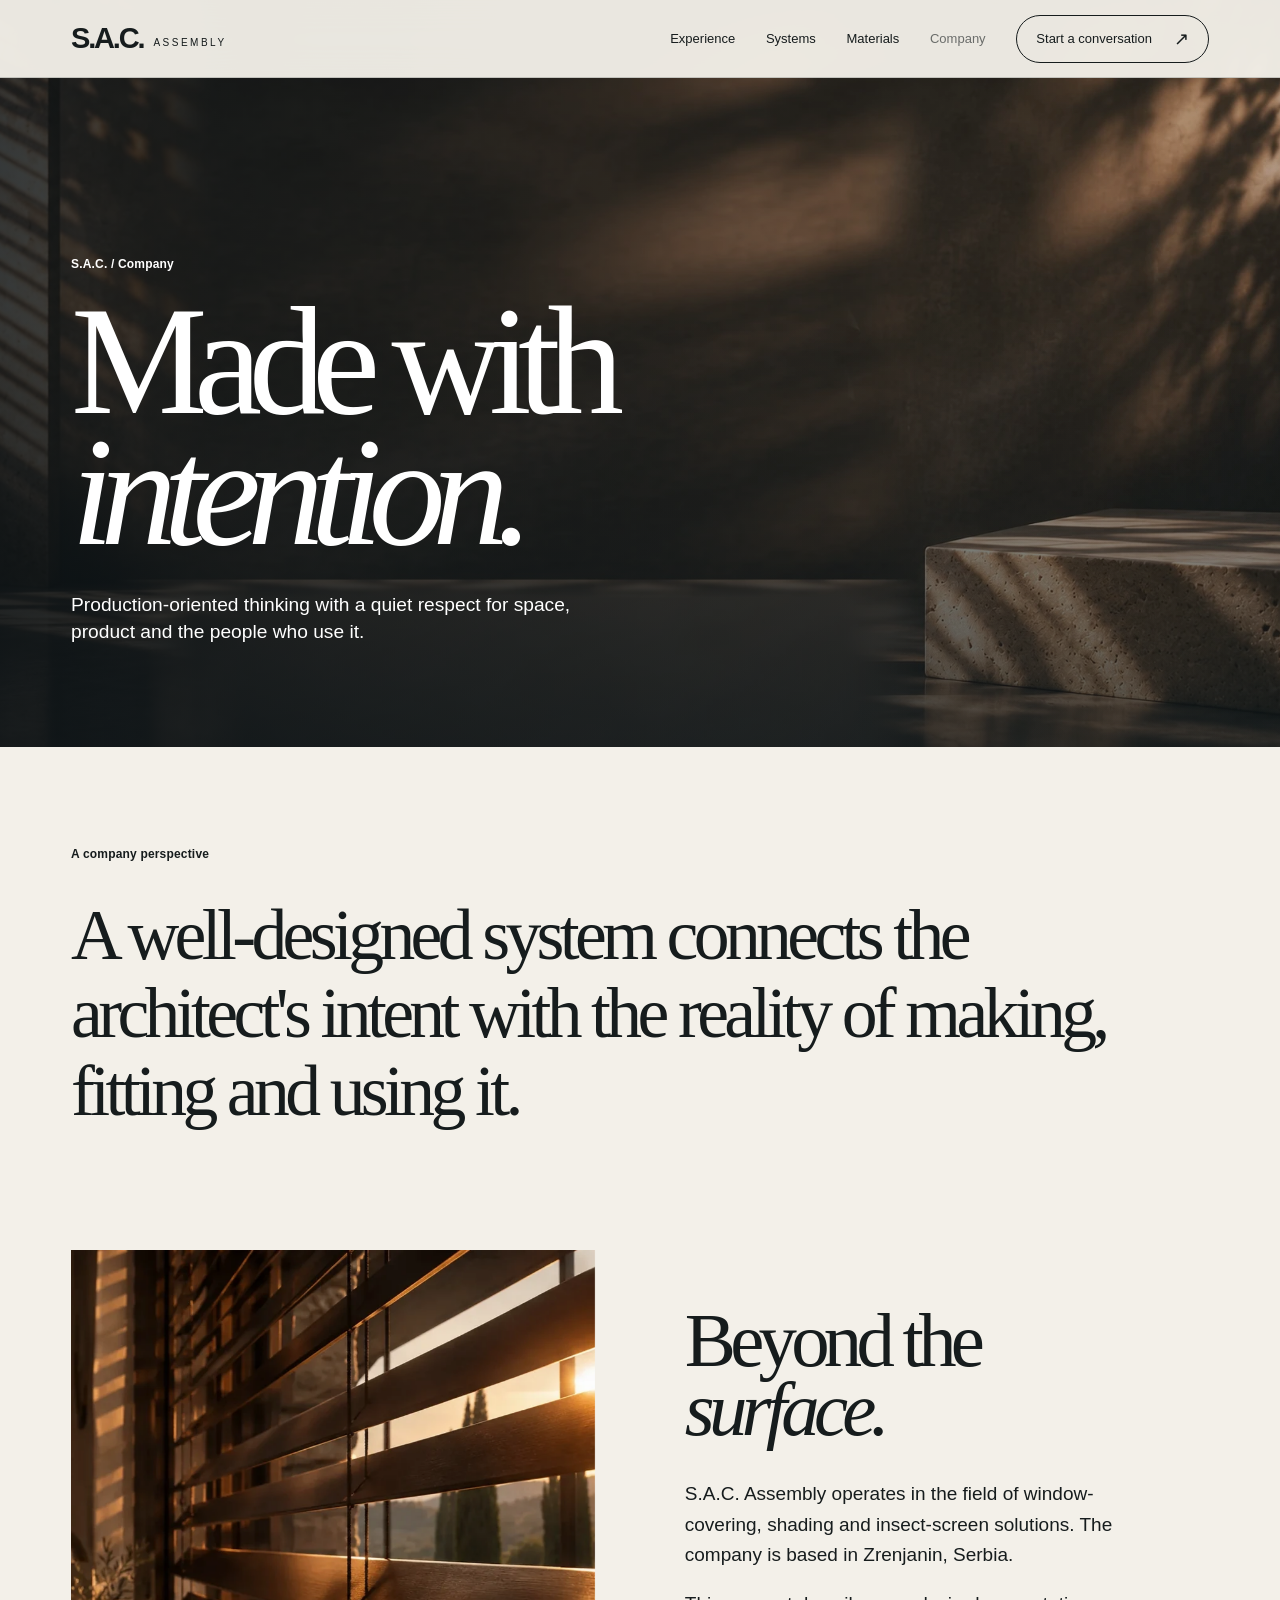
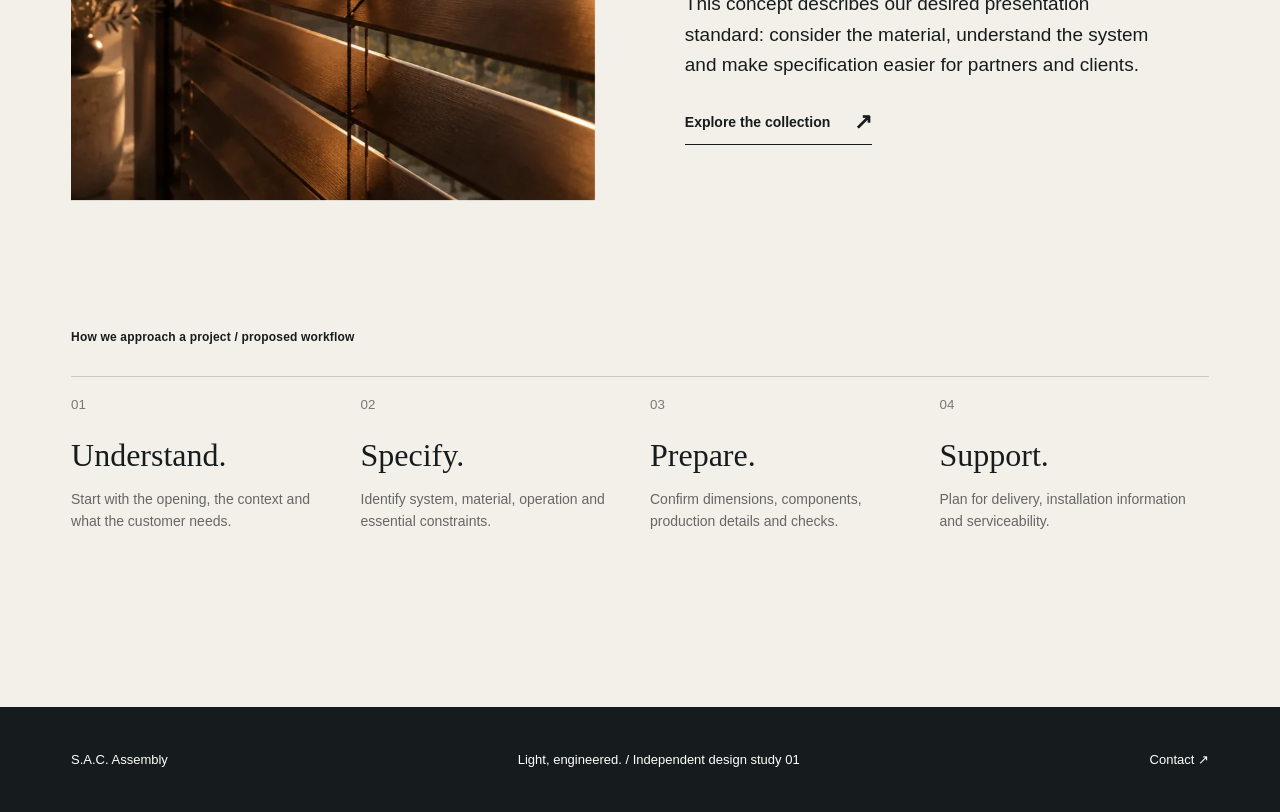
<file: company.html>
<!doctype html><html lang="en"><head><meta charset="utf-8"><meta name="viewport" content="width=device-width,initial-scale=1"><meta name="theme-color" content="#151d20"><meta name="description" content="S.A.C. Assembly — architectural shading, roller, pleated, Venetian and insect-screen system exploration."><title>Company — S.A.C. Assembly</title><link rel="stylesheet" href="styles.css"><script defer src="app.js"></script></head><body><a class="skip" href="#main">Skip to content</a><div class="scroll-meter" aria-hidden="true"><span></span></div><header class="site-header is-solid"><a class="brand" href="index.html" aria-label="SAC Assembly home">S.A.C.<span>ASSEMBLY</span></a><nav class="site-nav" id="site-nav" aria-label="Main navigation"><a href="index.html" >Experience</a><a href="collection.html" >Systems</a><a href="materials.html" >Materials</a><a href="company.html" aria-current="page" >Company</a><a class="nav-action" href="contact.html">Start a conversation <i aria-hidden="true">↗</i></a></nav><button class="menu-toggle" aria-controls="site-nav" aria-expanded="false" aria-label="Open navigation">Menu</button></header><main id="main"><section class="page-hero"><img src="assets/architectural-studio.webp" alt="Light moving across an architectural materials studio"><div class="inside"><div class="section-label">S.A.C. / Company</div><h1>Made with<br><em>intention.</em></h1><p>Production-oriented thinking with a quiet respect for space, product and the people who use it.</p></div></section><section class="page-padding"><div class="section-label" style="margin-bottom:35px">A company perspective</div><h2 class="company-lede">A well-designed system connects the architect's intent with the reality of making, fitting and using it.</h2><div class="company-columns"><div class="reveal"><img loading="lazy" src="assets/architecture-shadow.webp" alt="Architectural Venetian details in warm directional light"></div><div class="reveal" style="align-self:center"><h2>Beyond the<br><em>surface.</em></h2><p>S.A.C. Assembly operates in the field of window-covering, shading and insect-screen solutions. The company is based in Zrenjanin, Serbia.</p><p>This concept describes our desired presentation standard: consider the material, understand the system and make specification easier for partners and clients.</p><a class="text-arrow" href="collection.html">Explore the collection <span>↗</span></a></div></div><div class="section-label" style="margin-bottom:32px">How we approach a project / proposed workflow</div><div class="process-strip"><div><small>01</small><h3>Understand.</h3><p>Start with the opening, the context and what the customer needs.</p></div><div><small>02</small><h3>Specify.</h3><p>Identify system, material, operation and essential constraints.</p></div><div><small>03</small><h3>Prepare.</h3><p>Confirm dimensions, components, production details and checks.</p></div><div><small>04</small><h3>Support.</h3><p>Plan for delivery, installation information and serviceability.</p></div></div></section></main><footer class="mini-footer"><a href="index.html">S.A.C. Assembly</a><span>Light, engineered. / Independent design study 01</span><a href="contact.html">Contact ↗</a></footer></body></html>
</file>
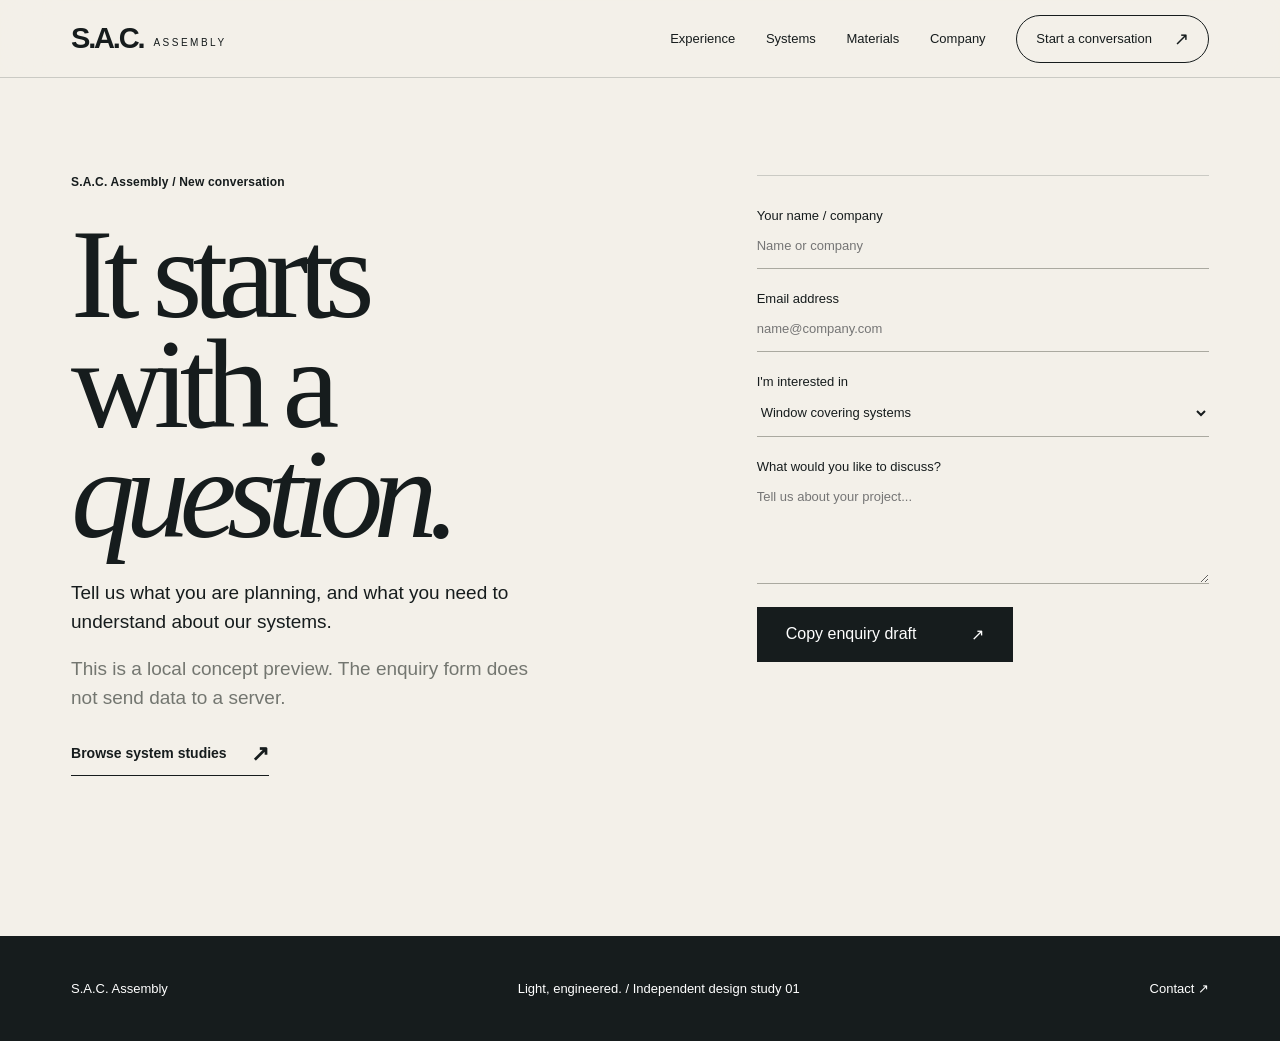
<file: contact.html>
<!doctype html><html lang="en"><head><meta charset="utf-8"><meta name="viewport" content="width=device-width,initial-scale=1"><meta name="theme-color" content="#151d20"><meta name="description" content="S.A.C. Assembly — architectural shading, roller, pleated, Venetian and insect-screen system exploration."><title>Contact — S.A.C. Assembly</title><link rel="stylesheet" href="styles.css"><script defer src="app.js"></script></head><body><a class="skip" href="#main">Skip to content</a><div class="scroll-meter" aria-hidden="true"><span></span></div><header class="site-header is-solid"><a class="brand" href="index.html" aria-label="SAC Assembly home">S.A.C.<span>ASSEMBLY</span></a><nav class="site-nav" id="site-nav" aria-label="Main navigation"><a href="index.html" >Experience</a><a href="collection.html" >Systems</a><a href="materials.html" >Materials</a><a href="company.html" >Company</a><a class="nav-action" href="contact.html">Start a conversation <i aria-hidden="true">↗</i></a></nav><button class="menu-toggle" aria-controls="site-nav" aria-expanded="false" aria-label="Open navigation">Menu</button></header><main id="main"><section class="page-padding" style="padding-top:175px;min-height:92vh"><div class="contact-layout"><div><div class="section-label">S.A.C. Assembly / New conversation</div><h1>It starts<br>with a<br><em>question.</em></h1><p>Tell us what you are planning, and what you need to understand about our systems.</p><p class="small-note">This is a local concept preview. The enquiry form does not send data to a server.</p><a href="collection.html" class="text-arrow">Browse system studies <span>↗</span></a></div><form class="enquiry-form" id="enquiry-form"><label>Your name / company<input required name="name" placeholder="Name or company" autocomplete="name"></label><label>Email address<input type="email" required name="email" placeholder="name@company.com" autocomplete="email"></label><label>I'm interested in<select name="interest"><option>Window covering systems</option><option>Pleated / Honeycomb</option><option>Venetian blinds</option><option>Insect screens</option><option>Shading systems</option><option>Partnership / other</option></select></label><label>What would you like to discuss?<textarea name="message" placeholder="Tell us about your project..."></textarea></label><button type="submit">Copy enquiry draft <span>↗</span></button><div class="form-feedback" id="enquiry-feedback" role="status"></div></form></div></section></main><footer class="mini-footer"><a href="index.html">S.A.C. Assembly</a><span>Light, engineered. / Independent design study 01</span><a href="contact.html">Contact ↗</a></footer></body></html>
</file>
<file: styles.css>
:root{--ink:#161c1d;--ink2:#252e30;--chalk:#f3f0e9;--paper:#e9e5db;--soft:#dad4c7;--muted:#787b77;--blue:#2e5cc1;--copper:#b68162;--line:rgba(30,37,37,.19);--page:clamp(24px,5.55vw,106px);--ease:cubic-bezier(.2,.78,.24,1);--serif:Georgia,'Times New Roman',serif;--sans:'Helvetica Neue',Helvetica,Arial,sans-serif}
*{box-sizing:border-box}html{scroll-behavior:smooth}body{margin:0;background:var(--chalk);color:var(--ink);font-family:var(--sans);-webkit-font-smoothing:antialiased}img,video{display:block;max-width:100%}button,input,select,textarea{font:inherit}button{cursor:pointer}a{text-decoration:none;color:inherit}button,a{-webkit-tap-highlight-color:transparent}::selection{background:#7890b5;color:#fff}:focus-visible{outline:2px solid #5b87ec;outline-offset:4px}body.menu-open{overflow:hidden}.skip{position:absolute;top:-150px;left:20px;background:#fff;padding:10px;z-index:999}.skip:focus{top:20px}
.site-header{position:fixed;z-index:80;top:0;left:0;width:100%;height:94px;display:flex;justify-content:space-between;align-items:center;padding:0 var(--page);color:#fff;transition:background .5s,color .5s,height .5s,border .5s;pointer-events:none}.site-header>*{pointer-events:auto}.site-header.is-solid,.site-header:not(.is-overlay){height:78px;background:rgba(243,240,233,.96);color:var(--ink);border-bottom:1px solid var(--line);backdrop-filter:blur(24px)}.site-header .brand{display:flex;align-items:baseline;gap:10px;white-space:nowrap;font-weight:760;letter-spacing:-.075em;font-size:29px}.brand span{font-size:10px;font-weight:500;letter-spacing:.25em;display:inline-block;transform:translateY(-2px)}.site-nav{display:flex;align-items:center;gap:clamp(19px,2.4vw,44px);font-size:13px;font-weight:500}.site-nav a{transition:opacity .25s}.site-nav a:hover,.site-nav a[aria-current=page]{opacity:.6}.nav-action{border:1px solid currentColor;border-radius:100px;padding:12px 19px;display:flex;gap:22px;align-items:center}.nav-action i{font-style:normal;font-size:18px}.menu-toggle{display:none;border:0;background:none;color:inherit;font-size:14px}.scroll-meter{position:fixed;z-index:100;top:0;left:0;width:100%;height:2px;background:transparent;pointer-events:none}.scroll-meter span{display:block;height:100%;width:0;background:var(--copper)}
.section-label{font-size:12px;letter-spacing:.015em;font-weight:650}.section-index{font-size:12px;opacity:.6}.display{font-family:var(--serif);font-weight:400;letter-spacing:-.072em;line-height:.94}.display em{font-weight:400}.display-sans{font-size:clamp(56px,9.3vw,180px);line-height:.88;letter-spacing:-.094em;font-weight:540}.text-lead{font-size:clamp(17px,1.52vw,22px);line-height:1.5;letter-spacing:-.028em}.text-body{line-height:1.58;font-size:clamp(14px,1.07vw,17px)}.eyeline{display:flex;gap:12px;align-items:center}.eyeline:before{content:'';display:block;height:1px;width:26px;background:currentColor}.text-arrow{display:inline-flex;align-items:center;gap:24px;font-size:14px;font-weight:600;padding:14px 0;border-bottom:1px solid currentColor;transition:gap .35s var(--ease)}.text-arrow:hover{gap:36px}.text-arrow span{font-size:22px;line-height:.6}.outline-button{background:transparent;border:1px solid currentColor;border-radius:60px;padding:14px 22px;color:inherit;display:inline-flex;gap:35px;align-items:center}.outline-button:hover{background:currentColor;color:var(--chalk)}.line-top{border-top:1px solid var(--line)}
/* Hero: a single authored camera shot, not a set of cards */
.hero{min-height:100svh;position:relative;background:#131719;color:#fff;isolation:isolate;overflow:hidden;display:flex;align-items:end;padding:160px var(--page) 7.6vh}.hero-bg,.hero-bg:before,.hero-bg:after{position:absolute;inset:0}.hero-bg{z-index:-1;background:#202323;overflow:hidden}.hero-bg img{width:100%;height:100%;object-fit:cover;object-position:center center;transform:scale(1.085) translate3d(var(--hero-x,0px),var(--hero-y,0px),0);filter:brightness(.81);transition:filter 1.8s}.hero-bg:before{content:'';z-index:2;background:linear-gradient(90deg,rgba(12,17,19,.79) 0%,rgba(12,17,19,.55) 26%,rgba(12,17,19,.08) 68%,rgba(12,17,19,.26) 100%),linear-gradient(0deg,rgba(10,13,15,.6),transparent 35%)}.hero-bg:after{content:'';z-index:3;background:linear-gradient(105deg,transparent 44%,rgba(199,213,224,.18) 51%,transparent 61%);opacity:.0;transform:translateX(-40%);pointer-events:none}.hero.is-arrived .hero-bg:after{animation:light-sweep 2.8s ease .1s 1}.hero-bg img{animation:hero-breathe 18s ease-in-out infinite alternate}.hero-content{position:relative;z-index:5;width:min(1040px,75%)}.hero-kicker{display:flex;gap:17px;align-items:center;font-size:13px;letter-spacing:.02em;margin-bottom:26px;opacity:.87}.hero-kicker:before{content:'';background:#e8ddd0;width:38px;height:1px}.hero h1{font-size:clamp(78px,12.4vw,210px);letter-spacing:-.095em;margin:0 0 38px;line-height:.81;font-weight:450}.hero h1 .line{display:block;overflow:hidden;padding-right:.06em}.hero h1 .line>span{display:block;transform:translateY(115%);transition:transform 1.4s var(--ease)}.hero.is-arrived h1 .line>span{transform:translateY(0)}.hero h1 .line:nth-child(2) span{transition-delay:.12s}.hero h1 em{font-family:var(--serif);letter-spacing:-.075em;font-weight:400}.hero-footer{display:flex;align-items:end;justify-content:space-between;gap:30px;max-width:1170px}.hero-summary{font-size:clamp(17px,1.36vw,22px);line-height:1.45;max-width:365px;opacity:.92}.hero-cta{margin-top:27px;display:inline-flex;align-items:center;gap:18px;font-size:14px;font-weight:650}.play-ring{border:1px solid rgba(255,255,255,.7);width:48px;height:48px;border-radius:50%;display:grid;place-items:center;transition:transform .4s var(--ease),background .4s}.hero-cta:hover .play-ring{transform:scale(1.12);background:rgba(255,255,255,.2)}.hero-meta{position:absolute;bottom:7.8vh;right:var(--page);font-size:11px;opacity:.78;text-align:right;line-height:1.6}.hero-prompt{position:absolute;right:var(--page);top:48%;writing-mode:vertical-rl;font-size:12px;letter-spacing:.025em;opacity:.8}.hero-credits{position:absolute;bottom:22px;left:var(--page);font-size:10px;opacity:.55}.hero-entrance{position:absolute;inset:0;background:#101618;z-index:8;pointer-events:none;transform-origin:top;animation:curtain-clear 1.55s var(--ease) forwards}.hero-content>*:not(h1){opacity:0;transform:translateY(13px);transition:opacity 1.2s ease .4s,transform 1.2s var(--ease) .4s}.hero.is-arrived .hero-content>*:not(h1){opacity:1;transform:translateY(0)}@keyframes curtain-clear{0%{clip-path:inset(0 0 0 0)}100%{clip-path:inset(0 0 100% 0)}}@keyframes hero-breathe{from{transform:scale(1.085) translate3d(0,0,0)}to{transform:scale(1.15) translate3d(-.5%,.5%,0)}}@keyframes light-sweep{0%{opacity:0;transform:translateX(-40%)}40%{opacity:.5}100%{opacity:0;transform:translateX(40%)}}
/* Bridge from one space to its material, controlled continuously by scroll */
.story-intro{background:var(--chalk);padding:clamp(90px,10vw,200px) var(--page) clamp(100px,10vw,180px);display:grid;grid-template-columns:1.1fr .9fr;gap:clamp(40px,12vw,190px);align-items:end}.story-intro h2{font-size:clamp(55px,8.2vw,151px);margin:26px 0 0}.story-intro p{margin:0 0 7px;max-width:400px;font-size:clamp(18px,1.62vw,25px);line-height:1.42}.story-stage{height:290vh;position:relative;background:#212726;color:#fff}.story-stage .sticky{height:100svh;position:sticky;top:0;overflow:hidden;display:grid;place-items:center;isolation:isolate}.story-image{position:absolute;inset:0;overflow:hidden}.story-image img{width:100%;height:100%;object-fit:cover;object-position:center;will-change:transform;transform:scale(var(--story-scale,1.02))}.story-image.main{opacity:calc(1 - var(--story-cross,0))}.story-image.detail{opacity:var(--story-cross,0)}.story-grad{position:absolute;inset:0;background:linear-gradient(90deg,rgba(16,24,25,.7),rgba(16,24,25,.05) 80%),linear-gradient(0deg,rgba(10,15,15,.49),transparent 40%)}.story-content{position:absolute;z-index:4;left:var(--page);bottom:clamp(65px,10vh,130px);max-width:830px}.story-step{transform:translateY(calc(35px * (1 - var(--visible,0))));opacity:var(--visible,0);position:absolute;bottom:0;left:0;width:min(800px,80vw);pointer-events:none;transition:none}.story-step:first-child{position:relative}.story-step h2{font-size:clamp(65px,9.8vw,174px);margin:20px 0 18px}.story-step p{font-size:clamp(17px,1.4vw,23px);max-width:540px;line-height:1.45}.story-counter{position:absolute;right:var(--page);bottom:11vh;font-size:13px}.story-counter strong{font-size:32px;font-weight:500}.story-axis{position:absolute;right:var(--page);top:12%;height:40%;width:1px;background:rgba(255,255,255,.25)}.story-axis:after{content:'';position:absolute;width:2px;height:35%;top:calc(var(--story-p,0) * 65%);background:#fff;left:-.5px}
/* Editorial systems, coherent photographic families */
.systems{background:var(--chalk);padding:clamp(110px,12vw,240px) var(--page) 170px}.systems-top{display:grid;grid-template-columns:1.2fr .7fr;gap:70px;align-items:end;margin-bottom:125px}.systems-top h2{font-size:clamp(75px,10.3vw,179px);margin:20px 0 0}.systems-top p{max-width:365px;margin:0 0 12px}.systems-display{display:grid;grid-template-columns:.9fr 1.25fr;gap:clamp(30px,5vw,85px);min-height:650px}.systems-aside{display:flex;flex-direction:column;justify-content:space-between;padding-top:20px}.systems-aside h3{font:400 clamp(48px,6vw,92px)/.98 var(--serif);letter-spacing:-.065em;margin:26px 0 24px}.systems-aside p{max-width:370px;line-height:1.5;font-size:18px}.system-selector{border-top:1px solid var(--line);margin-top:52px}.system-row{border:0;border-bottom:1px solid var(--line);background:none;text-align:left;width:100%;display:flex;align-items:center;justify-content:space-between;padding:19px 4px;color:#58615b;transition:padding .4s var(--ease),color .3s;font-size:clamp(20px,2.1vw,32px)}.system-row small{font-size:12px;margin-right:17px}.system-row span{margin-left:auto}.system-row.is-active,.system-row:hover{color:var(--ink);padding-left:16px}.system-row.is-active span{color:var(--blue)}.system-visual{position:relative;min-height:680px;overflow:hidden;background:#bbb9b1}.system-visual img{position:absolute;inset:0;width:100%;height:100%;object-fit:cover;opacity:0;transform:scale(1.06);transition:opacity .8s,transform 1.6s var(--ease)}.system-visual img.is-active{opacity:1;transform:scale(1)}.system-visual:after{content:'';position:absolute;inset:50% 0 0;background:linear-gradient(0deg,rgba(12,16,15,.57),transparent);pointer-events:none}.system-vis-meta{position:absolute;z-index:3;bottom:32px;left:35px;right:35px;display:flex;align-items:end;justify-content:space-between;color:#fff;font-size:13px}.system-vis-meta strong{font:400 clamp(30px,3vw,50px)/1 var(--serif)}
/* Seam and material: large strong photographic forms */
.material-chapter{padding:0;background:#0d1720;color:#fff;position:relative;overflow:hidden}.material-top{padding:clamp(110px,12vw,200px) var(--page) 72px;display:grid;grid-template-columns:1fr .8fr;gap:5vw}.material-top h2{font:400 clamp(75px,11vw,188px)/.87 var(--serif);letter-spacing:-.08em;margin:26px 0 0}.material-top p{align-self:end;max-width:360px;font-size:clamp(18px,1.5vw,23px);line-height:1.42}.material-hero{height:75vh;min-height:550px;position:relative;overflow:hidden;margin:0 var(--page)}.material-hero img{width:100%;height:100%;object-fit:cover;object-position:center 50%;filter:contrast(1.05);transform:scale(1.035)}.material-hero .material-hero-text{position:absolute;bottom:30px;left:33px;color:#fff;text-shadow:0 1px 6px #000;font:400 clamp(30px,5vw,70px) var(--serif)}.material-rail-head{display:flex;justify-content:space-between;align-items:end;gap:20px;margin:75px var(--page) 28px}.material-rail-head h3{margin:0;font-size:clamp(23px,2.5vw,38px);font-weight:500;letter-spacing:-.04em}.rail-controls{display:flex;gap:7px}.rail-controls button{width:45px;height:45px;border-radius:100px;background:transparent;border:1px solid #617080;color:#fff;font-size:20px}.rail-controls button:hover{background:#fff;color:#101a24}.material-rail{display:flex;overflow-x:auto;gap:16px;scroll-snap-type:x mandatory;scrollbar-width:none;padding:0 var(--page) 120px;cursor:grab}.material-rail::-webkit-scrollbar{display:none}.material-rail.is-grabbing{cursor:grabbing;scroll-snap-type:none}.sample{flex:0 0 clamp(230px,25vw,440px);scroll-snap-align:start;position:relative}.sample figure{height:clamp(300px,31vw,460px);overflow:hidden;margin:0;background:#283037}.sample img{width:100%;height:100%;object-fit:cover;transition:transform .7s var(--ease)}.sample:hover img{transform:scale(1.055)}.sample-name{display:flex;align-items:baseline;justify-content:space-between;gap:8px;margin-top:17px;font-size:15px}.sample small{font-size:11px;opacity:.62}.sample:hover{cursor:pointer}
/* Engineering verified visuals as a distinct discipline */
.engineering{background:var(--paper);padding:clamp(110px,13vw,225px) var(--page)}.engineering-intro{display:grid;grid-template-columns:1fr 1fr;align-items:end;gap:4vw;margin-bottom:78px}.engineering-intro h2{font:400 clamp(65px,10vw,170px)/.9 var(--serif);letter-spacing:-.08em;margin:24px 0 0}.engineering-intro p{font-size:clamp(18px,1.55vw,24px);max-width:415px;line-height:1.5;margin:0 0 12px}.engineering-film{display:grid;grid-template-columns:1.6fr .8fr;gap:26px;align-items:stretch}.film-wrap{min-height:560px;background:#c49b78;position:relative;overflow:hidden}.film-wrap video{height:100%;width:100%;position:absolute;inset:0;object-fit:cover}.film-caption{position:absolute;left:22px;right:22px;bottom:22px;display:flex;justify-content:space-between;align-items:center;gap:15px;color:#fff;text-shadow:0 1px 4px #444}.film-caption button{border:1px solid #fff;background:rgba(0,0,0,.14);color:#fff;border-radius:50%;width:40px;height:40px}.engineering-diagram{background:#d2cdc1;padding:40px 28px;display:flex;flex-direction:column;justify-content:space-between}.engineering-diagram h3{font-size:24px;letter-spacing:-.04em;margin:0}.engineering-diagram svg{width:100%;max-height:320px;overflow:visible}.engineering-diagram .moving{transition:transform 1.25s var(--ease)}.engineering-diagram.is-exploded .move-left{transform:translateX(-30px)}.engineering-diagram.is-exploded .move-right{transform:translateX(39px)}.engineering-diagram.is-exploded .move-center{transform:translateY(-24px)}.engineering-diagram p{font-size:13px;line-height:1.5;opacity:.67}.diagram-toggle{border:0;background:var(--ink);color:#fff;padding:15px 20px;display:inline-flex;justify-content:space-between;gap:20px;width:100%;text-align:left}.diagram-toggle:hover{background:#304244}
/* Closing chapters */
.archive{padding:clamp(110px,13vw,220px) var(--page) 140px;background:var(--chalk)}.archive-intro{display:flex;justify-content:space-between;align-items:end;gap:60px;margin-bottom:100px}.archive h2{font:400 clamp(71px,10vw,170px)/.86 var(--serif);letter-spacing:-.08em;margin:23px 0 0}.archive-intro p{max-width:340px;font-size:19px;line-height:1.45;margin:0}.archive-grid{display:grid;grid-template-columns:1.05fr .7fr .65fr;grid-template-rows:440px 390px;gap:18px}.archive-tile{overflow:hidden;position:relative;display:block;background:#c9c6bd}.archive-tile:nth-child(1){grid-column:1/3;grid-row:1/2}.archive-tile:nth-child(2){grid-column:3;grid-row:1/2}.archive-tile:nth-child(3){grid-column:1;grid-row:2/3}.archive-tile:nth-child(4){grid-column:2/4;grid-row:2/3}.archive-tile img{width:100%;height:100%;object-fit:cover;transition:transform 1s var(--ease)}.archive-tile:hover img{transform:scale(1.055)}.archive-tile:after{content:'';position:absolute;inset:45% 0 0;background:linear-gradient(0deg,#0e191ba6,transparent);pointer-events:none}.archive-tile div{position:absolute;z-index:2;bottom:24px;left:27px;right:24px;display:flex;align-items:end;justify-content:space-between;color:#fff;font-size:15px}.archive-tile strong{font:400 clamp(26px,2.5vw,39px) var(--serif)}.footer-cta{min-height:76vh;background:#101b23;color:#fff;position:relative;overflow:hidden;display:flex;flex-direction:column;justify-content:space-between;padding:clamp(80px,8vw,140px) var(--page) 36px}.footer-cta:before{content:'';position:absolute;right:-12%;top:-50%;width:72%;height:110%;background:radial-gradient(ellipse,rgba(59,86,131,.42),transparent 69%);pointer-events:none}.footer-cta h2{font:400 clamp(70px,12vw,215px)/.84 var(--serif);letter-spacing:-.085em;margin:30px 0 28px;position:relative;max-width:1300px}.footer-cta .footer-bottom{border-top:1px solid rgba(255,255,255,.27);padding-top:26px;display:flex;justify-content:space-between;gap:20px;font-size:13px;opacity:.8}.footer-cta p{max-width:420px;font-size:21px;line-height:1.35}.footer-cta .foot-action{display:flex;align-items:center;gap:17px;font-size:17px}.foot-action b{font-weight:400;font-size:32px;border:1px solid rgba(255,255,255,.7);border-radius:50%;width:60px;height:60px;display:grid;place-items:center;transition:transform .3s}.foot-action:hover b{transform:rotate(45deg)}
/* Internal page templates */
.page-hero{position:relative;min-height:83vh;display:flex;align-items:end;overflow:hidden;color:#fff;background:#192427;padding:155px var(--page) 82px}.page-hero>img{position:absolute;inset:0;width:100%;height:100%;object-fit:cover;opacity:.85}.page-hero:before{content:'';position:absolute;inset:0;z-index:1;background:linear-gradient(90deg,rgba(12,18,21,.8),rgba(12,18,21,.12) 85%),linear-gradient(0deg,#121c20a9,transparent 58%)}.page-hero .inside{position:relative;z-index:2;max-width:1110px}.page-hero h1{font:400 clamp(85px,12vw,196px)/.85 var(--serif);letter-spacing:-.088em;margin:25px 0 35px}.page-hero p{font-size:clamp(18px,1.5vw,23px);line-height:1.4;max-width:510px}.page-padding{padding:100px var(--page) 160px}.page-kicker{font-size:12px;margin-bottom:20px}.page-title{font:400 clamp(67px,8.6vw,146px)/.9 var(--serif);letter-spacing:-.08em;margin:12px 0 26px}.split-intro{display:grid;grid-template-columns:1fr .75fr;gap:60px;align-items:end;margin-bottom:100px}.split-intro p{font-size:21px;line-height:1.45;max-width:435px;margin:0}.catalog-controls{position:sticky;top:78px;z-index:20;background:rgba(243,240,233,.97);backdrop-filter:blur(15px);display:flex;flex-wrap:wrap;justify-content:space-between;gap:20px;padding:20px 0;border-top:1px solid var(--line);border-bottom:1px solid var(--line)}.filter-list{display:flex;flex-wrap:wrap;gap:6px}.filter-list button{border:1px solid transparent;background:none;padding:12px 15px;border-radius:40px;color:var(--ink);font-size:13px}.filter-list button.is-active{background:var(--ink);color:#fff}.filter-list button:hover:not(.is-active){background:#e4dfd5}.search-box{padding:12px 16px;display:flex;gap:10px;align-items:center;background:#e6e1d7;min-width:220px}.search-box input{border:0;background:none;outline:none;width:100%;font-size:14px}.catalog-meta{margin:35px 0;font-size:14px;color:#666}.catalog-grid{display:grid;grid-template-columns:repeat(3,minmax(0,1fr));gap:55px 17px}.catalog-item{display:flex;flex-direction:column;min-width:0}.catalog-item .photo{position:relative;aspect-ratio:4/4.4;background:#d8d5ca;overflow:hidden}.catalog-item .photo img{width:100%;height:100%;object-fit:cover;transition:transform 1s var(--ease)}.catalog-item:hover .photo img{transform:scale(1.06)}.catalog-item .photo small{position:absolute;top:17px;left:17px;background:#f1efe9;padding:7px 11px;font-size:11px}.catalog-item .details{display:flex;justify-content:space-between;gap:15px;padding:17px 0;border-bottom:1px solid var(--line)}.catalog-item .details h3{font:400 clamp(25px,2.1vw,36px)/1 var(--serif);letter-spacing:-.04em;margin:0 0 8px}.catalog-item .details p{font-size:13px;line-height:1.35;color:#666;margin:0}.catalog-item .arrow{font-size:25px;flex-shrink:0}.product-layout{display:grid;grid-template-columns:1.2fr .8fr;gap:clamp(30px,6vw,105px)}.product-visual{background:#d7d4cc;min-height:75vh;position:sticky;top:110px;display:flex;align-items:center;justify-content:center;overflow:hidden}.product-visual img{width:100%;height:100%;object-fit:contain;max-height:75vh;transition:filter .55s ease,transform .65s var(--ease)}.product-visual[data-tone='taupe'] img{filter:sepia(.18) saturate(.66)}.product-visual[data-tone='blue'] img{filter:sepia(.08) hue-rotate(169deg) saturate(.8)}.product-visual[data-tone='charcoal'] img{filter:grayscale(.8) brightness(.75)}.product-visual[data-tone='warm'] img{filter:sepia(.35) saturate(1.4)}.product-visual[data-tone='ivory'] img{filter:none}.product-visual .preview-stamp{position:absolute;bottom:20px;left:20px;background:#f1efe8;padding:10px 14px;font-size:11px}.product-info h1{font:400 clamp(57px,6vw,100px)/.92 var(--serif);letter-spacing:-.07em;margin:18px 0 28px}.product-info>p{font-size:17px;line-height:1.5;max-width:470px}.product-feature{padding:30px 0;border-top:1px solid var(--line);margin-top:32px}.product-feature h2{font-size:16px;font-weight:650;margin:0 0 16px}.product-feature ul{padding-left:19px;line-height:1.9;color:#62635c}.color-dots{display:flex;gap:12px;align-items:center}.color-dots button{width:39px;height:39px;border-radius:50%;background:var(--swatch);border:3px solid var(--chalk);outline:1px solid #a7a69e;box-shadow:0 0 0 transparent;transition:transform .25s}.color-dots button.is-active{transform:scale(1.13);outline:2px solid #253b60}.tone-caption{font-size:13px;margin-top:15px;color:#656663}.mode-tabs{display:flex;flex-wrap:wrap;gap:8px}.mode-tabs button{background:transparent;border:1px solid #a6a79e;padding:11px 15px}.mode-tabs button.is-active{background:var(--ink);color:#fff}.mode-visual{height:140px;background:#e4e1d9;position:relative;margin:23px 0;overflow:hidden}.mode-visual .window-box{position:absolute;left:23%;right:23%;top:10%;bottom:10%;border:4px solid #9c9e97;background:linear-gradient(170deg,#e1e2df,#c3c8c3)}.mode-visual .shade-fill{position:absolute;left:23%;right:23%;top:10%;height:85%;background:repeating-linear-gradient(180deg,#adb3ad 0,#adb3ad 7px,#dce0da 8px,#dce0da 11px);transition:top .7s var(--ease),height .7s var(--ease)}.mode-visual[data-mode='bottom-up'] .shade-fill{top:46%;height:45%}.mode-visual[data-mode='top-down'] .shade-fill{top:10%;height:45%}.mode-visual[data-mode='top-down-bottom-up'] .shade-fill{top:28%;height:42%}.small-note{color:#737670;font-size:12px;line-height:1.6}.breadcrumb{margin-bottom:36px;font-size:13px;display:flex;gap:12px;align-items:center}.breadcrumb a{text-decoration:underline;text-underline-offset:3px}.material-directory{display:grid;gap:110px}.material-row{display:grid;grid-template-columns:1.05fr .95fr;gap:7vw;align-items:center}.material-row:nth-child(even) .material-row-picture{order:2}.material-row-picture{height:clamp(390px,45vw,680px);overflow:hidden;background:#ddd}.material-row-picture img{width:100%;height:100%;object-fit:cover;transition:transform 1s var(--ease)}.material-row:hover .material-row-picture img{transform:scale(1.05)}.material-row h2{font:400 clamp(58px,7vw,118px)/.9 var(--serif);letter-spacing:-.06em;margin:24px 0}.material-row p{font-size:19px;max-width:410px;line-height:1.5}.company-lede{max-width:1040px;font:400 clamp(38px,5.6vw,91px)/1.09 var(--serif);letter-spacing:-.065em;margin:0 0 120px}.company-columns{display:grid;grid-template-columns:1fr 1fr;gap:7vw;margin-bottom:130px}.company-columns img{width:100%;height:550px;object-fit:cover}.company-columns h2{font:400 clamp(50px,6vw,100px)/.9 var(--serif);letter-spacing:-.075em;margin:0 0 35px}.company-columns p{max-width:470px;font-size:19px;line-height:1.6}.process-strip{display:grid;grid-template-columns:repeat(4,1fr);gap:20px;border-top:1px solid var(--line)}.process-strip div{padding-top:20px}.process-strip small{display:block;color:#777;margin-bottom:25px}.process-strip h3{font:400 32px var(--serif);margin:0 0 15px}.process-strip p{font-size:14px;color:#666;line-height:1.55}.contact-layout{display:grid;grid-template-columns:1fr .85fr;gap:12vw}.contact-layout h1{font:400 clamp(77px,10vw,170px)/.86 var(--serif);letter-spacing:-.075em;margin:30px 0}.contact-layout p{font-size:19px;line-height:1.5;max-width:475px}.enquiry-form{border-top:1px solid var(--line);padding-top:32px}.enquiry-form label{display:block;font-size:13px;margin-bottom:22px}.enquiry-form input,.enquiry-form select,.enquiry-form textarea{display:block;width:100%;background:transparent;color:var(--ink);border:0;border-bottom:1px solid #aaa9a0;padding:15px 0;outline:none;border-radius:0}.enquiry-form textarea{resize:vertical;height:110px}.enquiry-form button{border:0;background:var(--ink);color:#fff;padding:18px 29px;display:flex;gap:55px;justify-content:space-between;margin:23px 0}.form-feedback{font-size:13px;color:#586456}.mini-footer{background:var(--ink);color:#fff;padding:45px var(--page);display:flex;justify-content:space-between;gap:20px;font-size:13px}
/* reveal cues intentionally only at narrative boundaries */
.reveal{opacity:0;transform:translateY(34px);transition:opacity 1.2s ease,transform 1.25s var(--ease)}.reveal.in-view{opacity:1;transform:translateY(0)}.reveal img{backface-visibility:hidden}
@media(max-width:1090px){.site-nav{gap:18px}.story-intro{gap:50px}.systems-display{grid-template-columns:1fr 1fr}.systems-aside h3{font-size:65px}.engineering-film{grid-template-columns:1.25fr .75fr}.archive-grid{grid-template-rows:320px 290px}.hero h1{font-size:clamp(90px,13.4vw,155px)}}
@media(max-width:760px){:root{--page:21px}.site-header{height:75px}.site-header.is-solid,.site-header:not(.is-overlay){height:67px}.site-header .brand{font-size:26px}.site-nav{display:none;position:fixed;top:0;left:0;width:100vw;height:100dvh;background:var(--chalk);color:var(--ink);padding:110px 25px 35px;flex-direction:column;align-items:start;gap:22px;font:400 40px var(--serif);letter-spacing:-.05em;overflow:auto}.site-nav.is-open{display:flex}.site-nav .nav-action{font:500 16px var(--sans);margin-top:20px}.menu-toggle{display:block;position:relative;z-index:90;background:rgba(0,0,0,.2);color:#fff;border:1px solid rgba(255,255,255,.45);padding:9px 13px;border-radius:40px}.site-header.is-solid .menu-toggle,.site-header:not(.is-overlay) .menu-toggle,.menu-open .menu-toggle{background:var(--ink);color:#fff}.menu-open .site-header .brand{color:var(--ink);z-index:90}.hero{min-height:100svh;padding:110px var(--page) 90px;align-items:end}.hero-bg img{object-position:62% center}.hero-bg:before{background:linear-gradient(0deg,rgba(10,15,17,.92),rgba(10,15,17,.25) 65%),linear-gradient(90deg,rgba(10,15,17,.5),transparent)}.hero-content{width:100%}.hero h1{font-size:clamp(67px,16vw,122px);letter-spacing:-.1em;margin-bottom:29px}.hero-summary{font-size:16px;max-width:300px}.hero-kicker{font-size:11px}.hero-meta,.hero-prompt{display:none}.hero-cta{margin-top:19px}.story-intro{padding:100px var(--page);grid-template-columns:1fr;gap:45px}.story-intro h2{font-size:clamp(69px,14vw,115px)}.story-intro p{max-width:380px;font-size:19px}.story-stage{height:220vh}.story-image img{object-position:61% center}.story-content{left:var(--page);bottom:13vh}.story-step{width:calc(100vw - 42px)}.story-step h2{font-size:clamp(67px,13.3vw,120px)}.story-step p{font-size:17px;max-width:330px}.story-counter{bottom:28px;font-size:11px}.story-counter strong{font-size:22px}.story-axis{display:none}.systems{padding:110px var(--page) 115px}.systems-top{grid-template-columns:1fr;gap:30px;margin-bottom:60px}.systems-top h2{font-size:clamp(76px,14vw,135px)}.systems-display{grid-template-columns:1fr;gap:32px}.systems-aside{order:2;padding:0}.systems-aside h3{font-size:57px;margin:15px 0}.systems-aside p{font-size:16px}.systems-aside>div:nth-child(2){display:none}.system-selector{margin-top:15px}.system-row{font-size:23px;padding:14px 5px}.system-visual{order:1;min-height:420px}.system-vis-meta{left:20px;right:20px;bottom:20px}.material-top{grid-template-columns:1fr;gap:27px;padding:110px var(--page) 55px}.material-top h2{font-size:clamp(70px,15vw,118px)}.material-top p{font-size:18px}.material-hero{height:480px;min-height:0}.material-hero img{object-position:59%}.material-hero .material-hero-text{bottom:20px;left:20px;font-size:34px}.material-rail-head{margin-top:55px}.material-rail{padding-bottom:85px}.sample{flex-basis:70vw}.engineering{padding:120px var(--page)}.engineering-intro{grid-template-columns:1fr;gap:35px}.engineering-intro h2{font-size:75px}.engineering-film{grid-template-columns:1fr}.film-wrap{min-height:380px}.engineering-diagram{min-height:530px;padding:30px}.archive{padding:105px var(--page)}.archive-intro{display:block;margin-bottom:50px}.archive h2{font-size:85px}.archive-intro p{font-size:17px;margin-top:30px}.archive-grid{grid-template-columns:1fr 1fr;grid-template-rows:310px 270px 260px;gap:10px}.archive-tile:nth-child(1){grid-column:1/3;grid-row:1}.archive-tile:nth-child(2){grid-column:1;grid-row:2}.archive-tile:nth-child(3){grid-column:2;grid-row:2}.archive-tile:nth-child(4){grid-column:1/3;grid-row:3}.archive-tile div{bottom:12px;left:13px;right:13px;font-size:11px}.archive-tile strong{font-size:25px}.footer-cta{min-height:75vh}.footer-cta h2{font-size:clamp(83px,16vw,145px)}.footer-cta p{font-size:18px}.footer-cta .footer-bottom{flex-direction:column}.page-hero{min-height:70vh;padding:135px var(--page) 60px}.page-hero h1{font-size:85px}.page-hero p{font-size:17px}.page-padding{padding:75px var(--page) 120px}.page-title{font-size:73px}.split-intro{grid-template-columns:1fr;gap:25px;margin-bottom:55px}.split-intro p{font-size:17px}.catalog-controls{top:67px}.filter-list{flex-wrap:nowrap;overflow-x:auto;width:100%;scrollbar-width:none}.filter-list button{white-space:nowrap;padding:10px 12px;font-size:12px}.search-box{width:100%}.catalog-grid{grid-template-columns:repeat(2,minmax(0,1fr));gap:35px 10px}.catalog-item .photo{aspect-ratio:4/5}.catalog-item .details h3{font-size:23px}.catalog-item .details p{font-size:11px}.catalog-item .photo small{font-size:10px;top:8px;left:8px}.product-layout{grid-template-columns:1fr}.product-visual{position:relative;top:0;min-height:400px;height:62vh}.product-visual img{max-height:100%}.product-info h1{font-size:70px}.material-row{grid-template-columns:1fr;gap:26px}.material-row:nth-child(even) .material-row-picture{order:0}.material-row-picture{height:450px}.material-directory{gap:90px}.material-row h2{font-size:70px}.material-row p{font-size:17px}.company-lede{font-size:45px;margin-bottom:65px}.company-columns{grid-template-columns:1fr;gap:35px}.company-columns img{height:450px}.company-columns h2{font-size:64px}.company-columns p{font-size:17px}.process-strip{grid-template-columns:1fr 1fr;gap:30px 10px}.process-strip h3{font-size:26px}.contact-layout{grid-template-columns:1fr;gap:60px}.contact-layout h1{font-size:97px}.mini-footer{flex-direction:column}.reveal{transform:translateY(19px)}}
@media(max-width:390px){.hero h1{font-size:63px}.page-hero h1{font-size:68px}.archive h2{font-size:76px}.engineering-intro h2{font-size:67px}.catalog-grid{gap:25px 8px}.catalog-item .details h3{font-size:20px}.material-top h2{font-size:66px}}
@media(prefers-reduced-motion:reduce){html{scroll-behavior:auto}*,*:before,*:after{animation-duration:.001ms!important;transition-duration:.001ms!important}.reveal{opacity:1;transform:none}.hero h1 .line>span{transform:none}.hero-content>*:not(h1){opacity:1;transform:none}.hero-entrance{display:none}.story-stage{height:115vh}.story-step:not(:first-child){display:none}}
/* Final art-direction refinements: keep macro sharp at native viewing size. */
@media(min-width:761px){.material-hero{display:grid;grid-template-columns:1.15fr .85fr;background:#1a2630}.material-hero img{width:100%;min-width:0;object-position:50% 36%}.material-hero .material-hero-text{position:relative;bottom:auto;left:auto;align-self:center;padding:clamp(28px,6vw,100px);font-size:clamp(55px,6.5vw,110px);line-height:.95;letter-spacing:-.075em;text-shadow:none}}
.systems-aside>.section-index{display:none}
@media(max-width:760px){.material-hero{height:500px}.material-hero img{height:72%;object-position:center 35%}.material-hero .material-hero-text{position:relative;bottom:auto;left:auto;padding:20px 0;font-size:38px;text-shadow:none;max-width:270px}}
@media(max-width:390px){.systems-top{grid-template-columns:minmax(0,1fr)}.systems-top h2{font-size:54px}.systems-top>.reveal,.systems-top p{min-width:0}}
</file>
<file: scene-rework.css>
/* SAC / LIGHT, ENGINEERED — scene rework, scoped to First / the space. */
.scene-study{--studio-reveal:0;--surface-reveal:0;--model-enter:0;--arch-move:0;--arch-scale:1.02;--light-shift:0;--sketch-enter:0;--story-p:0;height:360svh;background:#222c2b;color:#fff;isolation:isolate}
.scene-study .scene-stage{height:100svh;position:sticky;top:0;overflow:hidden;isolation:isolate;display:block;background:#162426}
.scene-architecture,.scene-darkening,.scene-studio{position:absolute;inset:0}
.scene-architecture{overflow:hidden;z-index:1;transform:translate3d(calc(var(--arch-move)*-17vw),0,0);will-change:transform}
.scene-architecture>img{width:100%;height:100%;object-fit:cover;object-position:55% 50%;max-width:none;transform:scale(var(--arch-scale)) translate3d(calc(var(--light-shift)*-1.8vw),0,0);transform-origin:62% 49%;will-change:transform}
.scene-light{position:absolute;inset:-8%;background:linear-gradient(111deg,transparent 25%,rgba(255,239,195,.29) 53%,transparent 69%);mix-blend-mode:screen;opacity:calc(.2 + var(--light-shift)*.27);transform:translateX(calc(var(--light-shift)*19vw - 12vw));pointer-events:none}
.scene-darkening{z-index:2;background:linear-gradient(90deg,rgba(13,21,21,.67) 0%,rgba(13,21,21,.17) 51%,rgba(13,21,21,0) 75%),linear-gradient(0deg,rgba(12,21,23,.34),transparent 38%);pointer-events:none}
.scene-studio{z-index:3;left:auto;width:56%;background:radial-gradient(ellipse at 70% 12%,#f7f3e8 0%,#ded9cd 54%,#c4c3bb 100%);color:#2a3231;transform:translate3d(calc((1 - var(--studio-reveal))*105%),0,0);opacity:var(--studio-reveal);box-shadow:-30px 0 90px rgba(18,29,31,.16);will-change:transform,opacity}
.scene-studio-glow{position:absolute;inset:0;background:linear-gradient(145deg,rgba(255,255,255,.45),transparent 42%),linear-gradient(180deg,transparent 73%,rgba(63,70,67,.12));pointer-events:none}
.scene-model{position:absolute;left:2%;right:5%;top:14%;bottom:12%;opacity:var(--model-enter);transform:translate3d(calc((1 - var(--model-enter))*12vw),calc((1 - var(--model-enter))*6vh),0) scale(calc(.91 + var(--model-enter)*.09));will-change:opacity,transform;isolation:isolate}
.scene-model img{width:100%;height:100%;object-fit:contain;filter:drop-shadow(18px 26px 22px rgba(55,60,58,.18)) contrast(1.045) saturate(.7)}
.scene-studio-base{position:absolute;left:9%;right:6%;bottom:8%;height:1px;background:rgba(51,62,62,.15)}
.scene-object-caption{position:absolute;left:8%;bottom:2.5%;display:flex;gap:16px;align-items:baseline;font-size:13px}.scene-object-caption strong{font-weight:650}.scene-object-caption span{opacity:.65}
.scene-object-measure{position:absolute;left:8%;right:8%;top:12%;height:1px;background:rgba(48,62,60,.23);opacity:var(--sketch-enter);font-size:11px;letter-spacing:.01em}
.scene-object-measure span{position:absolute;right:0;top:-19px}
.scene-object-measure-top:before,.scene-object-measure-top:after{content:'';position:absolute;top:-5px;height:10px;width:1px;background:rgba(48,62,60,.45)}.scene-object-measure-top:before{left:0}.scene-object-measure-top:after{right:0}
.scene-object-measure-side{left:auto;right:4%;top:27%;bottom:28%;height:auto;width:1px}
.scene-object-measure-side span{writing-mode:vertical-rl;right:-15px;top:50%;transform:translateY(-50%);white-space:nowrap}
.scene-closeup{position:absolute;z-index:5;right:3%;bottom:12%;width:clamp(230px,20vw,350px);height:clamp(170px,22vh,248px);display:flex;background:#172324;color:#fff;box-shadow:0 28px 90px rgba(11,19,20,.28);transform:translate3d(calc((1 - var(--surface-reveal))*18vw),calc((1 - var(--surface-reveal))*7vh),0);opacity:var(--surface-reveal);pointer-events:none;will-change:transform,opacity}
.scene-closeup-image{flex:0 0 48%;overflow:hidden}.scene-closeup-image img{width:100%;height:100%;object-fit:cover;object-position:53% 40%}.scene-closeup-copy{display:flex;flex-direction:column;justify-content:center;padding:14px 17px 15px;gap:10px}.scene-closeup-copy small{font-size:9px;opacity:.65}.scene-closeup-copy strong{font:400 clamp(20px,1.9vw,31px)/1.02 var(--serif);letter-spacing:-.045em}.scene-closeup-copy span{font-size:11px;line-height:1.4;opacity:.7}
.scene-drawing{position:absolute;z-index:4;right:5%;top:9%;display:flex;gap:12px;align-items:start;color:rgba(31,40,40,.73);opacity:var(--sketch-enter);transform:translateY(calc((1 - var(--sketch-enter))*-23px));pointer-events:none}
.scene-drawing svg{width:124px;max-width:13vw;height:auto}.scene-drawing span{font-size:10px;line-height:1.5;max-width:90px}
.scene-editorial{position:absolute;inset:0;z-index:6;pointer-events:none}.scene-narrative{position:absolute;left:var(--page);bottom:clamp(90px,17vh,185px);width:min(730px,70vw);opacity:var(--visible,0);transform:translateY(calc((1 - var(--visible,0))*44px));will-change:opacity,transform;pointer-events:none}
.scene-narrative .scene-eyebrow{font-size:12px;font-weight:620;letter-spacing:.025em;margin-bottom:19px}.scene-narrative h2{font:400 clamp(74px,9.3vw,162px)/.92 var(--serif);letter-spacing:-.078em;margin:0 0 23px;text-wrap:balance}.scene-narrative h2 em{font-weight:400}.scene-narrative p{font-size:clamp(16px,1.4vw,22px);line-height:1.44;max-width:390px;margin:0}
.scene-narrative.is-second,.scene-narrative.is-third{bottom:clamp(95px,17vh,185px);color:#f3f1e8;max-width:40vw;width:40vw}.scene-narrative.is-second h2,.scene-narrative.is-third h2{font-size:clamp(68px,6.9vw,114px)}
.scene-progress{z-index:7;position:absolute;right:var(--page);bottom:42px;width:140px;height:1px;background:rgba(255,255,255,.3);overflow:hidden}.scene-progress-fill{display:block;width:calc(var(--story-p)*100%);height:100%;background:#fff}
.scene-footer{position:absolute;z-index:7;left:var(--page);right:var(--page);bottom:38px;display:flex;justify-content:space-between;align-items:end;font-size:11px;letter-spacing:.015em;pointer-events:none}.scene-footer span:last-child{padding-right:170px;font-size:13px}.scene-footer strong{font-weight:750;font-size:19px}
@media(max-width:1000px){.scene-studio{width:62%}.scene-narrative.is-second,.scene-narrative.is-third{width:45vw;max-width:45vw}.scene-narrative.is-second h2,.scene-narrative.is-third h2{font-size:clamp(60px,6.7vw,90px)}.scene-closeup{right:2%}}
@media(max-width:760px){
 .scene-study{height:300svh}.scene-architecture>img{object-position:64% 50%}.scene-architecture{transform:translateX(calc(var(--arch-move)*-12vw))}
 .scene-darkening{background:linear-gradient(0deg,rgba(10,20,21,.77) 0%,rgba(10,20,21,.25) 55%,rgba(10,20,21,.02) 85%)}
 .scene-studio{top:35%;bottom:0;width:100%;height:65%;transform:translate3d(0,calc((1 - var(--studio-reveal))*108%),0);background:linear-gradient(140deg,#efebe1,#c8c5bc)}
 .scene-model{left:8%;right:8%;top:5%;bottom:9%;transform:translate3d(0,calc((1 - var(--model-enter))*8vh),0) scale(calc(.90 + var(--model-enter)*.1))}
 .scene-studio-base{bottom:5%;left:5%;right:5%}.scene-object-caption{bottom:1.4%;font-size:10px;left:5%}.scene-object-measure,.scene-drawing{display:none}
 .scene-narrative{left:var(--page);right:var(--page);width:auto;max-width:none;bottom:clamp(95px,17vh,160px)}
 .scene-narrative h2{font-size:clamp(61px,13vw,100px);margin-bottom:18px}
 .scene-narrative p{font-size:16px;max-width:300px}
 .scene-narrative.is-second,.scene-narrative.is-third{top:9%;bottom:auto;color:#fff;width:calc(100vw - 42px);max-width:none}.scene-narrative.is-second h2,.scene-narrative.is-third h2{font-size:clamp(48px,10vw,68px)}
 .scene-narrative.is-second p,.scene-narrative.is-third p{max-width:285px;font-size:14px}
 .scene-closeup{width:clamp(188px,57vw,265px);height:clamp(116px,17svh,158px);right:var(--page);bottom:6.5%;box-shadow:0 15px 35px rgba(0,0,0,.25)}
 .scene-closeup-copy{padding:10px;gap:5px}.scene-closeup-copy strong{font-size:19px}.scene-closeup-copy small{font-size:7px}.scene-closeup-copy span{font-size:9px}
 .scene-footer{left:var(--page);right:var(--page);bottom:18px;font-size:9px}.scene-footer span:first-child{display:none}.scene-footer span:last-child{margin-left:auto;color:#1d2a28}.scene-footer strong{font-size:13px}.scene-footer span:last-child{padding-right:85px;font-size:10px}.scene-progress{right:var(--page);bottom:21px;width:70px}
}
@media(max-width:390px){.scene-narrative.is-second h2,.scene-narrative.is-third h2{font-size:48px}.scene-narrative h2{font-size:60px}.scene-closeup{bottom:8%;width:180px}}
@media(prefers-reduced-motion:reduce){.scene-study{height:100svh}.scene-architecture>img{transform:none}.scene-studio,.scene-closeup,.scene-drawing{display:none}.scene-narrative.is-second,.scene-narrative.is-third{display:none}.scene-narrative.is-first{opacity:1;transform:none}}

/* V04 / Material study only. Keep the rest of the homepage unchanged. */
#material-studies .material-hero{height:auto;min-height:0;display:grid;grid-template-columns:minmax(0,1.62fr) minmax(0,1fr);align-items:stretch;background:#1a2630;overflow:hidden}
#material-studies .material-feature-image{margin:0;min-width:0;aspect-ratio:1672/941;align-self:center;background:#32291f;overflow:hidden}
#material-studies .material-feature-image img{display:block;width:100%;height:100%;object-fit:contain;object-position:center;filter:none;transform:none}
#material-studies .material-hero-text{position:relative;left:auto;bottom:auto;align-self:stretch;display:flex;flex-direction:column;justify-content:center;align-items:flex-start;gap:clamp(14px,1.7vw,28px);padding:clamp(24px,3vw,64px);min-width:0;max-width:none;text-shadow:none}
#material-studies .material-hero-text h3{font:400 clamp(36px,4.7vw,78px)/.96 var(--serif);letter-spacing:-.065em;margin:0}
#material-studies .material-hero-text p{font:400 clamp(15px,1.22vw,19px)/1.55 var(--sans);letter-spacing:0;margin:0;max-width:300px;color:#d7d9d8}
#material-studies .material-feature-link{display:inline-flex;align-items:center;gap:16px;font:500 14px/1.35 var(--sans);letter-spacing:0;padding:9px 0;border-bottom:1px solid #a9b5bc;color:#fff}
#material-studies .material-feature-link span{transition:transform .35s var(--ease)}
#material-studies .material-feature-link:hover span{transform:translate(3px,-3px)}
#material-studies .material-hero-text small{font:400 12px/1.35 var(--sans);letter-spacing:0;color:#a8b3b9}
#material-studies .material-rail-head{align-items:center;margin-top:clamp(48px,6vw,90px);margin-bottom:22px}
#material-studies .rail-hint{font-size:13px;color:#aebbc5;margin:8px 0 0}
#material-studies .rail-controls{flex:none}
#material-studies .rail-controls button:disabled{opacity:.32;cursor:default;background:transparent;color:#fff}
#material-studies .material-rail{position:relative;margin:0 var(--page) clamp(65px,8vw,120px);padding:0 0 19px;gap:clamp(12px,1.25vw,22px);overflow-x:auto;overflow-y:hidden;scroll-behavior:auto;scroll-snap-type:none;scrollbar-width:thin;scrollbar-color:#73818b #23303a;overscroll-behavior-x:contain;touch-action:auto;user-select:none;-webkit-user-select:none}
#material-studies .material-rail::-webkit-scrollbar{display:block;height:7px}
#material-studies .material-rail::-webkit-scrollbar-track{background:#23303a}
#material-studies .material-rail::-webkit-scrollbar-thumb{background:#73818b;border-radius:4px}
#material-studies .sample{flex:0 0 29%;min-width:0;scroll-snap-align:none;cursor:inherit}
#material-studies .sample figure{height:auto;aspect-ratio:4/3;max-height:390px}
#material-studies .sample-product{background:#fff}
#material-studies .sample-product img{object-fit:contain;padding:8%}
#material-studies .sample-name{flex-wrap:wrap;line-height:1.4;margin:13px 1px 4px}
#material-studies .sample img{-webkit-user-drag:none}
#material-studies .material-rail.is-grabbing .sample img{transform:none;transition:none}
#material-studies .sample:focus-visible{outline-offset:-3px}
@media(max-width:1050px){#material-studies .sample{flex-basis:40%}}
@media(max-width:760px){
 #material-studies .material-hero{grid-template-columns:minmax(0,1fr)}
 #material-studies .material-hero-text{padding:26px 22px 30px;gap:16px}
 #material-studies .material-hero-text h3{font-size:clamp(36px,9vw,58px)}
 #material-studies .material-rail-head{gap:10px;align-items:end}
 #material-studies .material-rail-head h3{font-size:clamp(19px,5.2vw,26px)}
 #material-studies .rail-controls button{width:40px;height:40px}
 #material-studies .sample{flex-basis:78%}
}
</file>
<file: signature.css>
/* Signature V05 — independent motion layer. Existing catalogue and rail untouched. */
.story-intro{position:relative;isolation:isolate;overflow:visible}
.story-intro>.reveal{position:relative;z-index:2}
.signature-cloth{position:absolute;z-index:3;top:0;left:0;right:0;height:clamp(90px,11vw,172px);transform:translateY(-98%);pointer-events:none;overflow:hidden;filter:drop-shadow(0 -8px 24px #241d1818)}
.signature-cloth svg{width:100%;height:100%;display:block}
.signature-shadow{position:absolute;z-index:3;inset:0;overflow:hidden;pointer-events:none;mix-blend-mode:multiply;opacity:.24;mask-image:linear-gradient(90deg,#000 0%,#000 44%,transparent 86%)}
.signature-shadow::before{content:"";position:absolute;inset:-35%;background:repeating-linear-gradient(157deg,transparent 0 45px,#45453b55 49px,#45453b70 66px,transparent 73px 110px);transform:translate3d(var(--shadow-x,-12%),var(--shadow-y,0%),0) rotate(-5deg);filter:blur(2.7px)}
/* The object is composed of its source image, its extracted tube and a registered outline. */
.scene-study .scene-model{overflow:visible;--part-lift:0px;--part-x:0px;--outline:0;--photo:1}
.scene-model .signature-static{display:block}
.scene-model .signature-physical,.scene-model .signature-outline{display:none}
.signature-ready .scene-model .signature-static{display:none}
.signature-ready .scene-model .signature-physical{position:absolute;inset:0;display:block;opacity:var(--photo)}
.signature-ready .scene-model .signature-physical img{position:absolute;inset:0;width:100%;height:100%;object-fit:contain;filter:none}
.signature-ready .scene-model .signature-physical .signature-tube{transform:translate3d(var(--part-x),var(--part-lift),0);filter:drop-shadow(0 9px 9px #29323825)}
.signature-ready .scene-model .signature-outline{position:absolute;inset:0;display:block;width:100%;height:100%;object-fit:contain;filter:none;clip-path:inset(0 0 0 calc((1 - var(--outline))*100%));opacity:1}
.signature-ready .scene-model .signature-fabric{clip-path:inset(0 calc(var(--outline)*100%) 0 0)}
.signature-ready .scene-model .signature-tube{clip-path:inset(0 calc(var(--outline)*100%) 0 0)}
/* The drawing is the same silhouette, not an unrelated technical card. */
.signature-ready .scene-object-measure,.signature-ready .scene-drawing{display:none}
.signature-ready .scene-closeup{width:clamp(210px,18vw,300px);height:clamp(130px,17vh,190px);bottom:9%;right:3%}
.signature-ready .scene-closeup-copy small{display:none}
/* Moving illumination, confined to the material photograph. No additional images or cards. */
#material-studies .material-feature-image{position:relative;isolation:isolate}
.signature-light{position:absolute;inset:0;pointer-events:none;background:linear-gradient(111deg,#07121b24 0%,#07121b11 27%,transparent 45%,#fce3bb24 51%,#fce3bb46 57%,transparent 70%,#07121b26 100%);mix-blend-mode:soft-light;opacity:0}
.signature-ready .signature-light{opacity:1;background:linear-gradient(110deg,#0a15212a 0%,#0a152122 calc(var(--beam,48%) - 19%),transparent calc(var(--beam,48%) - 10%),#fff2d85c var(--beam,48%),transparent calc(var(--beam,48%) + 12%),#07111c33 100%)}
@media(max-width:760px){.signature-cloth{height:75px}.signature-shadow{opacity:.16;mask-image:linear-gradient(#000 0%,transparent 95%)}.signature-shadow::before{background:repeating-linear-gradient(157deg,transparent 0 24px,#45453b65 27px,#45453b60 37px,transparent 41px 62px)}.signature-ready .scene-closeup{width:172px;height:116px;bottom:8%;right:var(--page)}.signature-ready .scene-model{top:7%;bottom:14%}}
@media(prefers-reduced-motion:reduce){.signature-cloth,.signature-shadow,.signature-light{display:none}.signature-ready .scene-model .signature-static{display:block}.signature-ready .scene-model .signature-physical,.signature-ready .scene-model .signature-outline{display:none}}
/* Final refinements: keep the hero footnote visible until the user scrolls, and avoid cropping italic descenders. */
.signature-cloth{visibility:hidden}
.signature-ready .signature-cloth{visibility:visible}
.hero h1 .line{padding-bottom:.15em;margin-bottom:-.15em}
.signature-ready .scene-footer span:last-child{color:color-mix(in srgb,#fff, #293e48 calc(var(--studio-ink,0)*100%))}
.signature-ready .scene-progress{background:color-mix(in srgb,#ffffff50,#293e4840 calc(var(--studio-ink,0)*100%))}
.signature-ready .scene-progress-fill{background:color-mix(in srgb,#fff,#293e48 calc(var(--studio-ink,0)*100%))}
@media(max-width:760px){.signature-ready .scene-architecture{transform:none}}
</file>
<file: studio.css>
/* SAC / Product & Material Studio — intentionally separate from cinematic home CSS */
:root{--studio-paper:#efede6;--studio-ink:#172328;--studio-soft:#dadad2;--studio-accent:#2e454d}
.studio-main{background:var(--studio-paper);color:var(--studio-ink);min-height:100vh;overflow:clip}.studio-main button,.studio-main input{font-family:inherit}.studio-content{padding:116px var(--page) 145px;max-width:1800px;margin:0 auto}.studio-eyebrow{font-size:12px;letter-spacing:.07em;font-weight:650;line-height:1.5}.studio-crumb{display:flex;gap:11px;flex-wrap:wrap;font-size:13px;color:#5e6664;align-items:center;margin:0 0 45px}.studio-crumb a{text-decoration:underline;text-decoration-color:#aeb6b2;text-underline-offset:5px}.studio-crumb a:hover{color:#000}.product-head{display:flex;align-items:end;justify-content:space-between;gap:25px;padding-bottom:44px}.product-head h1{font:400 clamp(66px,8.3vw,145px)/.86 var(--serif);letter-spacing:-.076em;margin:18px 0 0}.studio-status{text-align:right;font-size:11px;line-height:1.8;color:#656f6c;white-space:nowrap}.studio-status strong{color:#1e373e;font-weight:750}.studio-experience{display:grid;grid-template-columns:minmax(0,1.12fr) minmax(340px,.7fr);gap:clamp(30px,4vw,80px);align-items:start}.studio-stage-col{min-width:0}.studio-stage{position:sticky;top:94px;background:#e0e3db;overflow:hidden;box-shadow:0 20px 70px rgba(30,40,43,.07)}.studio-stage-meta,.studio-stage-foot{display:flex;justify-content:space-between;gap:20px;align-items:center;padding:16px 23px;color:#3c4e4f;font-size:11px;letter-spacing:.035em}.studio-svg-box{width:100%;aspect-ratio:760/740;overflow:hidden;background:#e4e5de}.system-svg{display:block;width:100%;height:100%}.svg-label{font:600 10px sans-serif;letter-spacing:.11em;fill:#344b4e}.studio-stage-foot{border-top:1px solid #c9cec5;background:#eef0e8;letter-spacing:normal}.studio-stage-foot span{color:#5e6867}.studio-inspect-button{border:0;padding:6px 0;background:transparent;color:#102d33;font-weight:700;cursor:pointer;display:flex;align-items:center;gap:24px;font-size:14px}.studio-inspect-button span{font-size:20px}.studio-study-pair{display:grid;grid-template-columns:1.05fr .95fr;gap:14px;margin:16px 0 0}.studio-study-pair figure{margin:0;min-width:0}.studio-study-pair img{width:100%;height:230px;object-fit:cover;display:block;background:#d3d1c8}.studio-study-pair figure:nth-child(2) img{object-fit:contain;padding:15px;background:#d9d9d2}.studio-study-pair figcaption{font-size:11px;line-height:1.35;color:#626c69;padding:9px 0}.studio-config{min-width:0}.studio-config h2{font:400 clamp(41px,4.8vw,76px)/.95 var(--serif);letter-spacing:-.059em;margin:16px 0}.studio-lead{font-size:16px;line-height:1.6;color:#4b5b5b;max-width:580px;margin-bottom:40px}.studio-field{border-top:1px solid #c8ccc5;padding:22px 0 26px}.studio-field-title{display:flex;align-items:baseline;gap:12px;justify-content:space-between;flex-wrap:wrap;margin-bottom:15px}.studio-field h3{font-size:15px;margin:0;font-weight:700}.studio-field small{font-size:11px;line-height:1.4;color:#637170}.studio-choice-list{display:flex;flex-wrap:wrap;gap:7px}.studio-choice-list .choice{background:transparent;border:1px solid #b8bfbb;color:#263a3c;font-size:12px;min-height:38px;padding:9px 13px;cursor:pointer;transition:background .25s,color .25s,border-color .25s}.studio-choice-list .choice:hover{background:#e1e4de}.studio-choice-list .choice.is-active{background:#1c3138;color:#fff;border-color:#1c3138}.swatch-choice-list{display:flex;flex-wrap:wrap;gap:8px}.swatch-choice{border:1px solid #bcc4bd;padding:4px;background:transparent;display:block;cursor:pointer;width:46px;height:48px;position:relative}.swatch-choice:hover{border-color:#182c35}.swatch-choice.is-active{border:2px solid #1f4655;padding:3px}.swatch-surface,.frame-swatch{display:block;width:100%;height:100%;background-color:var(--sample);background-image:repeating-linear-gradient(0deg,transparent 0 2px, var(--sample-dark) 3px,transparent 5px);background-size:100% 100%}.swatch-surface.is-cell{background-image:repeating-linear-gradient(0deg,var(--sample) 0 8px,var(--sample-dark) 10px,var(--sample) 15px)}.swatch-surface.is-wood{background-image:repeating-linear-gradient(5deg,var(--sample),var(--sample-dark) 3%,var(--sample) 9%,var(--sample) 20%)}.swatch-surface.is-mesh{background-image:repeating-linear-gradient(0deg,transparent 0 3px,var(--sample-dark) 4px),repeating-linear-gradient(90deg,transparent 0 3px,var(--sample-dark) 4px)}.swatch-surface.is-pleat{background-image:repeating-linear-gradient(0deg,var(--sample) 0 7px,var(--sample-dark) 9px,var(--sample) 14px)}.swatch-surface.is-metal{background-image:linear-gradient(105deg,var(--sample-dark),var(--sample) 35%,#fff8,var(--sample-dark))}.frame-swatch{background-image:none}.studio-field-caption{font-size:12px;color:#66726d;margin:14px 0 8px}.studio-sub-link{font-size:13px;border-bottom:1px solid currentColor;display:inline-block;padding-bottom:4px}.studio-sub-link:hover{color:#8b533b}.studio-range{display:flex;align-items:center;gap:19px}.studio-range input{width:100%;accent-color:#30444e;cursor:pointer}.studio-range output{flex:0 0 54px;text-align:right;font-weight:700;font-size:13px}.studio-spec-sheet{background:#dce1db;padding:26px 26px 18px;margin:15px 0 20px}.studio-spec-sheet dl{margin:14px 0 0}.studio-spec-sheet dl>div{display:flex;justify-content:space-between;gap:15px;align-items:baseline;border-top:1px solid #b8c5bd;padding:12px 0;font-size:12px}.studio-spec-sheet dt{color:#566460}.studio-spec-sheet dd{text-align:right;font-weight:650;margin:0;max-width:65%}.studio-linked{background:#ebe7dc;padding:25px;margin:20px 0}.studio-linked p{font-size:16px;font-weight:650;margin:15px 0;line-height:1.4}.studio-disclaimer{font-size:12px;line-height:1.6;color:#60706d;margin:22px 0}.studio-cta{display:flex;align-items:center;justify-content:space-between;gap:30px;background:#1a3039;color:#fff;padding:21px 23px;margin-top:30px;font-size:14px;font-weight:650}.studio-cta:hover{background:#324a50}.studio-technical{display:grid;grid-template-columns:1fr 1.2fr;gap:9vw;margin-top:135px;padding-top:50px;border-top:1px solid #b2beb5}.studio-technical h2{font:400 clamp(55px,6.5vw,100px)/.94 var(--serif);letter-spacing:-.06em;margin:20px 0}.studio-notes{display:grid;gap:0}.studio-notes p{margin:0;padding:20px 0;border-bottom:1px solid #c6cdc5;font-size:17px;line-height:1.5;color:#445554}.studio-dialog{background:#e7e9e3;border:0;max-width:min(95vw,1100px);width:100%;max-height:96vh;box-shadow:0 40px 160px #0008;padding:15px 20px 18px;overflow:auto}.studio-dialog::backdrop{background:rgba(6,19,24,.85);backdrop-filter:blur(10px)}.studio-dialog-top{display:flex;align-items:center;justify-content:space-between;gap:12px;font-weight:750;font-size:12px;letter-spacing:.07em}.studio-dialog-top button{background:#142b34;color:#fff;border:none;padding:12px 16px;cursor:pointer}.studio-dialog-art{margin:10px auto;width:min(70vh,100%);min-width:300px;max-width:900px}.studio-dialog>p{font-size:12px;color:#536360}.studio-hold{padding:20px;background:#d8d9d1;font-size:14px;line-height:1.5}
/* Materials browse */
.studio-intro{display:grid;grid-template-columns:1.15fr .8fr;gap:30px;align-items:end;padding:60px 0 105px}.studio-intro .studio-eyebrow{grid-column:1/-1}.studio-intro h1{font:400 clamp(90px,11vw,185px)/.79 var(--serif);letter-spacing:-.084em;margin:0}.studio-intro h1 em{font-weight:400}.studio-intro>div:last-child{max-width:440px;justify-self:end}.studio-intro p{font-size:21px;line-height:1.48;margin:0 0 20px}.material-workspace{padding-top:45px;border-top:1px solid #b8c1bc}.studio-tool-header{display:flex;justify-content:space-between;align-items:end;gap:30px;margin-bottom:35px}.studio-tool-header h2{font:400 clamp(50px,6vw,90px)/.94 var(--serif);letter-spacing:-.055em;margin:15px 0 0}.studio-search{display:flex;flex-direction:column;gap:12px;font-size:12px;font-weight:650;min-width:290px}.studio-search input{width:100%;border:0;border-bottom:1px solid #83928e;background:transparent;padding:12px 0;font-size:15px;outline:none}.studio-filterbar{display:flex;flex-wrap:wrap;gap:8px}.studio-filter{padding:12px 16px;border:1px solid #b5bdb5;background:transparent;color:#25383a;cursor:pointer;font-size:13px}.studio-filter.is-active{background:#20343a;color:#fff;border-color:#20343a}.studio-count{font-size:12px;color:#697570;padding:24px 0}.specimen-grid{display:grid;grid-template-columns:repeat(4,minmax(0,1fr));gap:32px 14px}.specimen-card{display:block;min-width:0}.specimen-image{aspect-ratio:1/1.2;background-color:var(--sample);position:relative;overflow:hidden;isolation:isolate}.specimen-image::after,.material-large::before{content:'';position:absolute;inset:0;pointer-events:none;background:repeating-linear-gradient(0deg,transparent 0 3px,var(--sample-dark) 4px,transparent 6px),repeating-linear-gradient(90deg,transparent 0 4px,#fff2 5px);mix-blend-mode:multiply}.specimen-image.is-pleat::after,.material-large.is-pleat::before{background:repeating-linear-gradient(180deg,var(--sample) 0 14px,var(--sample-dark) 19px,var(--sample) 27px)}.specimen-image.is-cell::after,.material-large.is-cell::before{background:repeating-linear-gradient(180deg,var(--sample) 0 17px,var(--sample-dark) 25px,#fff4 28px,var(--sample) 34px)}.specimen-image.is-wood::after,.material-large.is-wood::before{background:repeating-linear-gradient(6deg,var(--sample) 0 14px,var(--sample-dark) 18px,var(--sample) 28px)}.specimen-image.is-mesh::after,.material-large.is-mesh::before{background:repeating-linear-gradient(0deg,transparent 0 4px,var(--sample-dark) 5px),repeating-linear-gradient(90deg,transparent 0 4px,var(--sample-dark) 5px)}.specimen-image.is-metal::after,.material-large.is-metal::before{background:linear-gradient(100deg,var(--sample-dark),var(--sample),#fff6,var(--sample-dark))}.specimen-image:hover::after{transform:scale(1.08);transition:transform .9s ease}.specimen-index{position:absolute;top:16px;left:16px;font-size:10px;font-weight:650;z-index:2;color:#121b1c;background:#ffffffbf;padding:9px}.specimen-text{display:flex;justify-content:space-between;align-items:start;gap:8px;border-top:1px solid #b3beb5;padding-top:13px;margin-top:13px}.specimen-text strong,.specimen-text small{display:block}.specimen-text strong{font:400 25px/.96 var(--serif);letter-spacing:-.035em}.specimen-text small{font-size:12px;margin-top:9px;color:#68726d}.specimen-text>span{font-size:23px}.studio-caution{display:flex;gap:10%;align-items:start;background:#dce1da;padding:35px 45px;margin:110px 0 0}.studio-caution strong{font:400 32px var(--serif);min-width:230px}.studio-caution p{max-width:680px;line-height:1.55;margin:0;color:#4e5e5b}
/* Materials detail */
.material-detail-layout{display:grid;grid-template-columns:minmax(0,1.1fr) minmax(340px,.7fr);gap:clamp(35px,6vw,110px);align-items:start}.material-detail-left{min-width:0}.material-large{position:relative;overflow:hidden;aspect-ratio:1.15;background:var(--sample);--zoom:1}.material-large::before{background-size:calc(var(--zoom)*100%) calc(var(--zoom)*100%);transform:scale(var(--zoom));transform-origin:center;transition:transform .6s ease}.material-scale-label{position:absolute;top:18px;left:20px;font-size:11px;background:#fff9;padding:9px 11px;z-index:2}.inspect-controls{display:flex;gap:10px;align-items:center;justify-content:space-between;margin:17px 0 0}.inspect-controls>span{font-size:13px;font-weight:650}.material-detail-info h1{font:400 clamp(55px,6vw,105px)/.91 var(--serif);letter-spacing:-.067em;margin:18px 0 32px}.material-detail-lead{font-size:18px;line-height:1.5;color:#52635e}.material-fact{border-top:1px solid #bfcbc0;padding:23px 0}.material-fact small{color:#6a7970;display:block;margin-bottom:9px}.material-fact strong{font-size:15px}.material-fact p{font-size:15px;color:#566661;line-height:1.55;margin:0}.material-detail-info h2{font:400 34px var(--serif);letter-spacing:-.05em;margin:34px 0 19px}.linked-products{display:grid}.linked-products a{display:flex;justify-content:space-between;border-top:1px solid #bfcbc0;padding:17px 0;font-size:16px}.linked-products a:hover{color:#9b6a49}.studio-back{display:inline-block;margin-top:22px;font-weight:650;font-size:13px}
@media(max-width:1060px){.studio-experience,.material-detail-layout{grid-template-columns:minmax(0,1fr) 420px;gap:30px}.product-head h1{font-size:84px}.studio-config h2{font-size:55px}.studio-study-pair img{height:180px}.specimen-grid{grid-template-columns:repeat(3,minmax(0,1fr))}}
@media(max-width:760px){.studio-content{padding:103px 21px 90px}.product-head{display:block;padding-bottom:28px}.product-head h1{font-size:clamp(58px,13.5vw,92px)}.studio-status{margin-top:20px;text-align:left;font-size:10px}.studio-experience,.material-detail-layout{grid-template-columns:minmax(0,1fr);gap:35px}.studio-stage{position:relative;top:auto}.studio-stage-meta,.studio-stage-foot{padding:13px;font-size:10px}.studio-stage-foot{align-items:start}.studio-stage-foot span{max-width:42%;text-align:right}.studio-study-pair img{height:150px}.studio-config h2{font-size:57px}.studio-technical{grid-template-columns:1fr;margin-top:80px;gap:5px}.studio-technical h2{font-size:63px}.studio-notes p{font-size:15px}.studio-intro{display:block;padding:35px 0 65px}.studio-intro h1{font-size:clamp(80px,16vw,128px)}.studio-intro>div:last-child{margin-top:40px;max-width:450px}.studio-intro p{font-size:17px}.studio-tool-header{display:block}.studio-tool-header h2{font-size:62px}.studio-search{margin-top:26px;min-width:0}.studio-filterbar{flex-wrap:nowrap;overflow:auto;scrollbar-width:none;padding-bottom:5px}.studio-filter{white-space:nowrap}.specimen-grid{grid-template-columns:repeat(2,minmax(0,1fr));gap:26px 10px}.specimen-text strong{font-size:23px}.studio-caution{display:block;padding:28px;margin-top:60px}.studio-caution p{margin-top:18px;font-size:13px}.material-large{aspect-ratio:1}.material-detail-info h1{font-size:69px}.studio-dialog-art{min-width:0;width:100%}.studio-dialog{max-width:100vw;width:100%;padding:12px}}
@media(max-width:350px){.studio-content{padding-left:16px;padding-right:16px}.product-head h1{font-size:56px}.studio-choice-list .choice{font-size:11px;padding:8px 10px}.studio-study-pair img{height:125px}.specimen-text strong{font-size:20px}}

/* Product ↔ component inspect states */
.studio-view-tabs{display:flex;align-items:center;gap:5px}.studio-view-tabs button{border:0;background:transparent;padding:8px 12px;color:#526563;cursor:pointer;font-weight:600;font-size:12px}.studio-view-tabs button.is-active{background:#233a43;color:#fff}.studio-view-tabs button:not(.is-active):hover{background:#cbd5cf}.studio-dialog-controls{display:flex;justify-content:flex-end;gap:6px;padding:10px 0}.studio-dialog-controls button{border:1px solid #a6b5ab;background:transparent;cursor:pointer;padding:10px 14px}.studio-dialog-controls button.is-active{background:#25393f;color:#fff}.studio-dialog-art{overflow:auto;max-height:73vh}.studio-dialog-art .system-svg{transform:scale(var(--inspect-scale,1));transform-origin:center;transition:transform .32s ease;}
@media(max-width:760px){.studio-stage-meta{align-items:start}.studio-stage-meta>span{font-size:9px;padding-top:6px;text-align:right}.studio-view-tabs button{font-size:10px;padding:7px 9px}.studio-dialog-art{max-height:64vh}}
</file>
